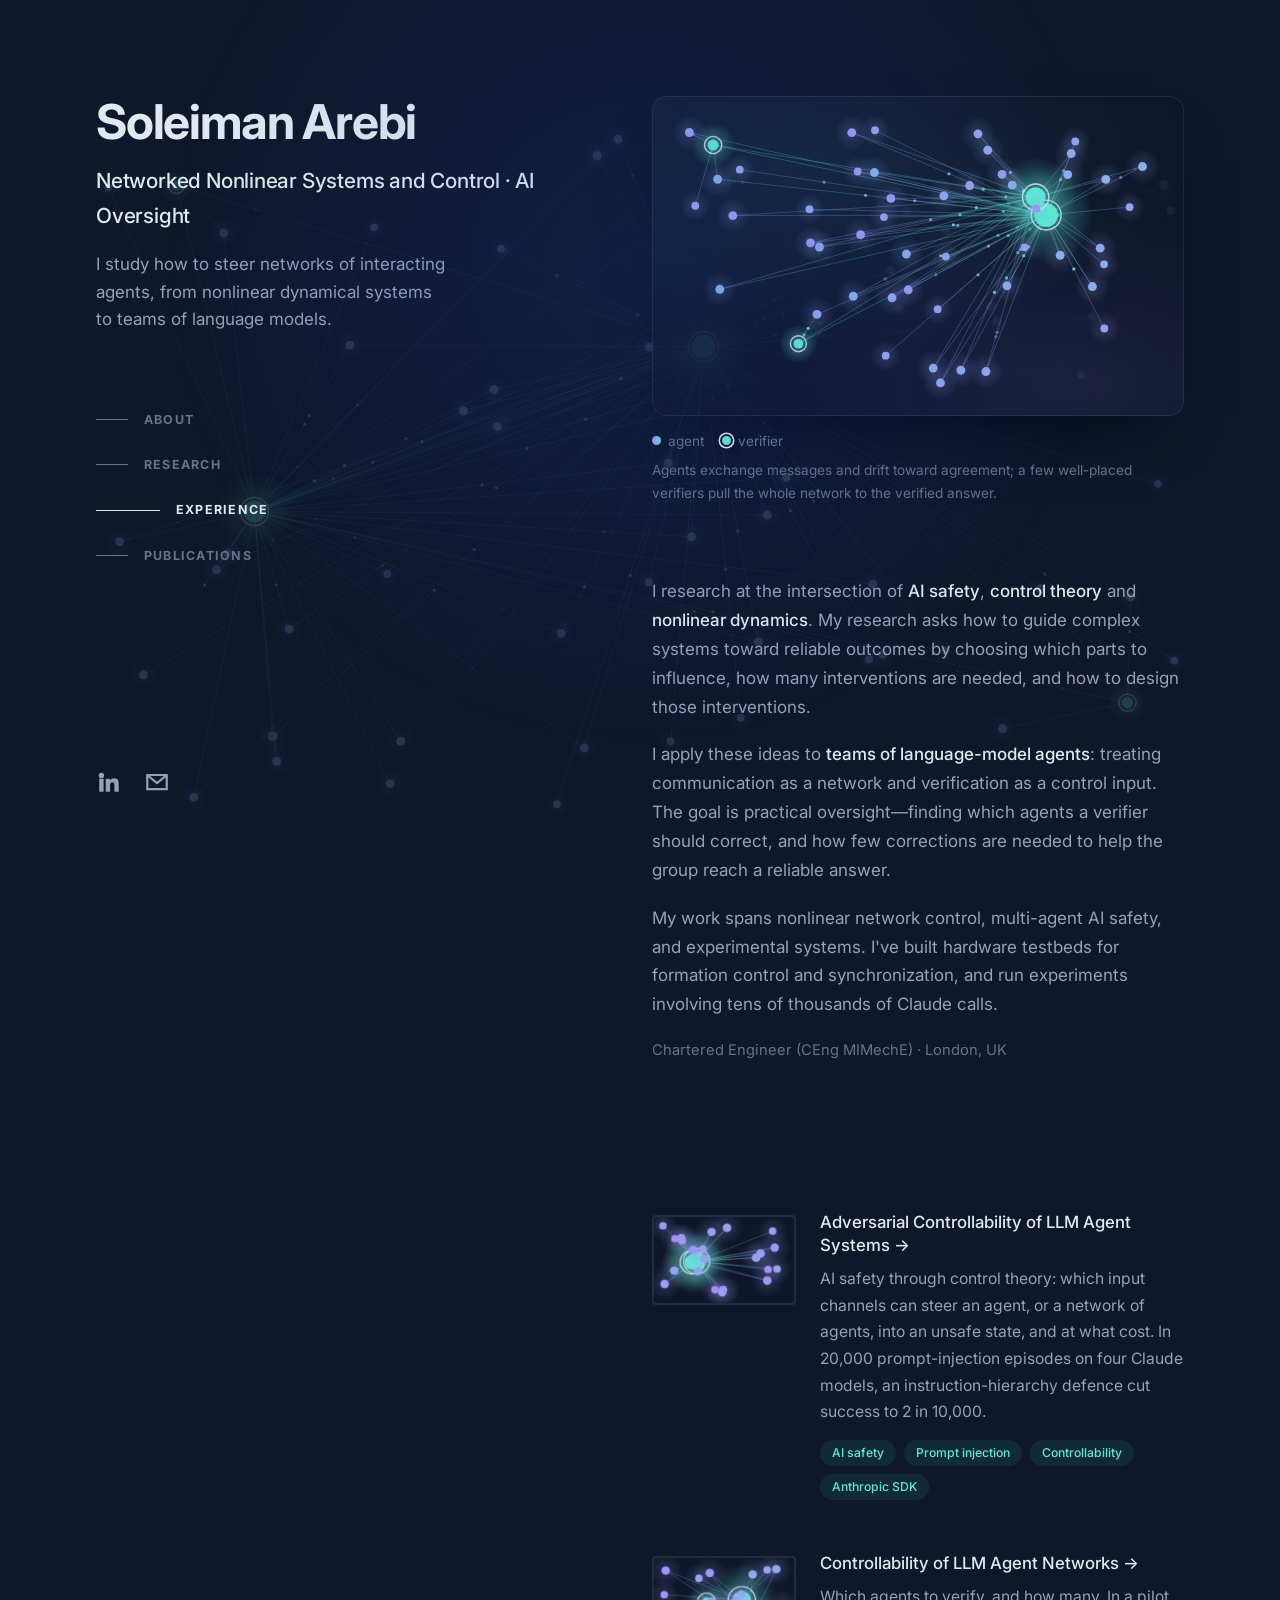
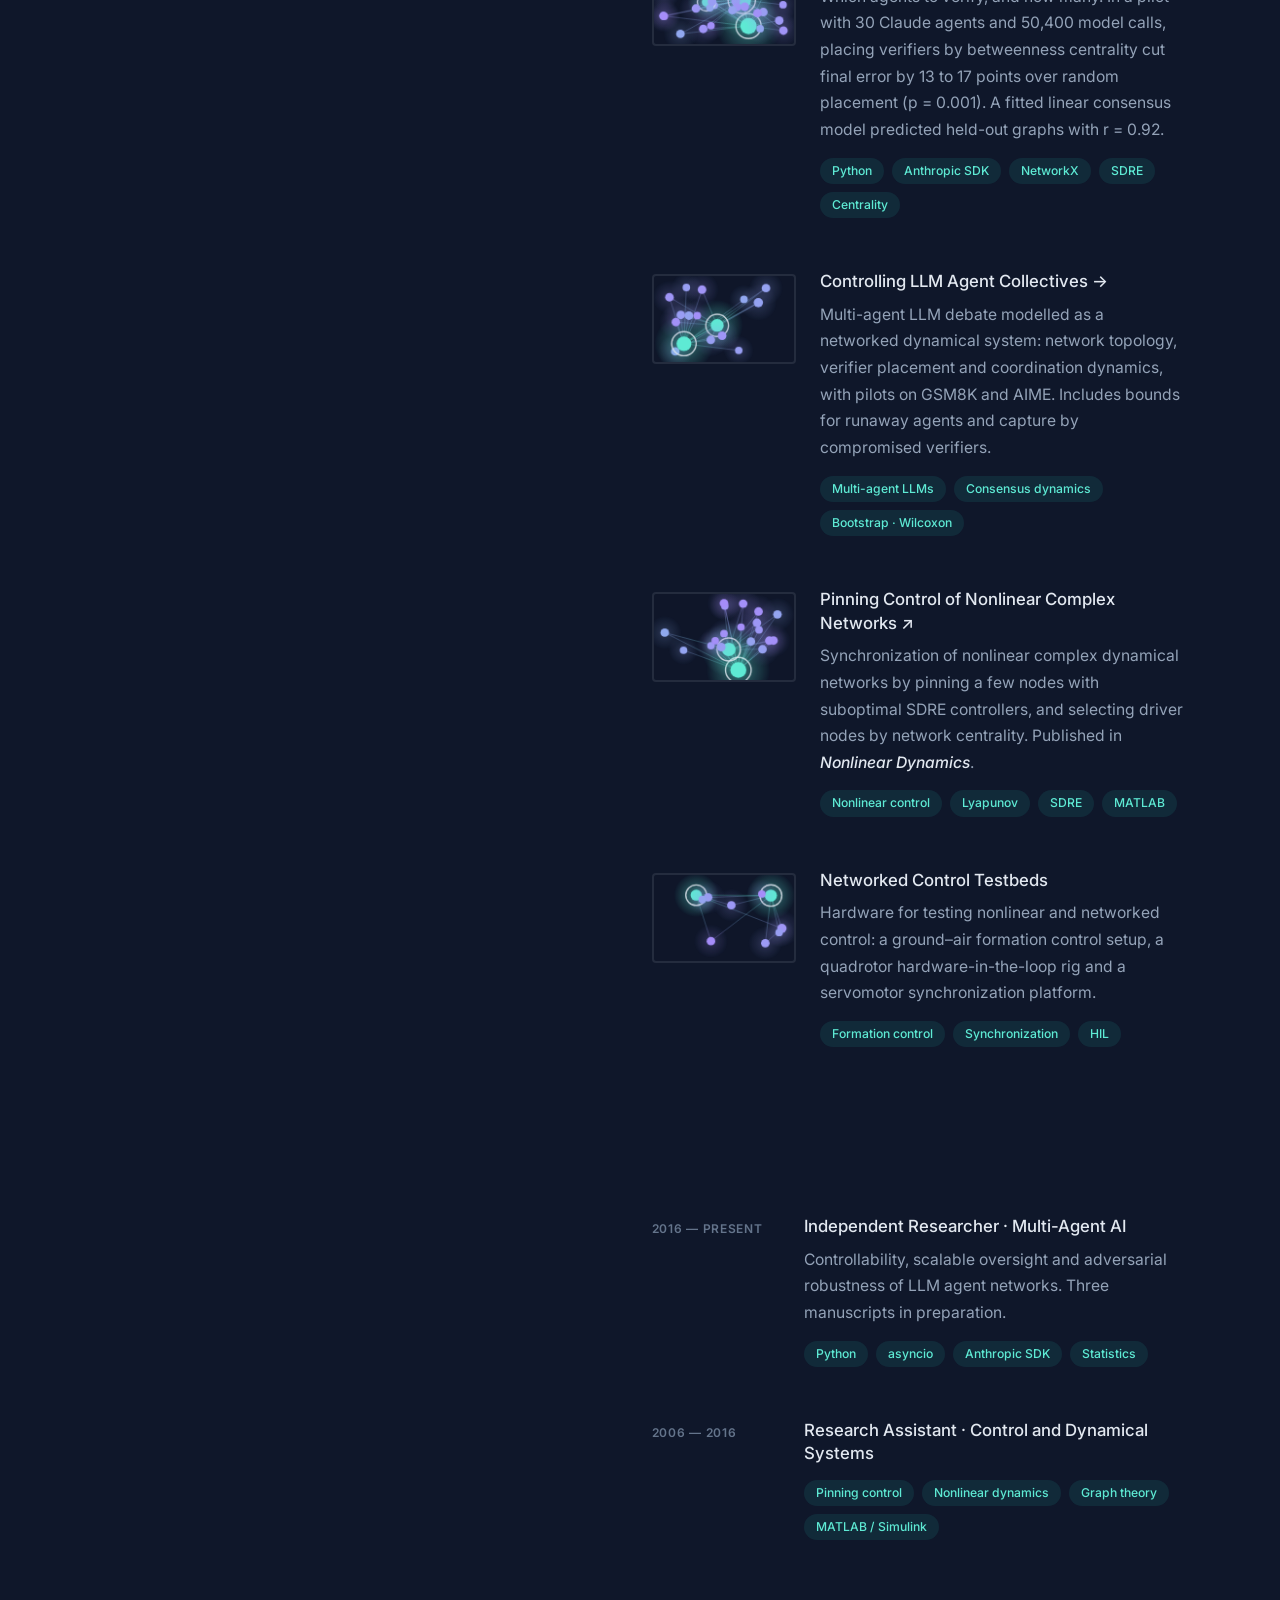
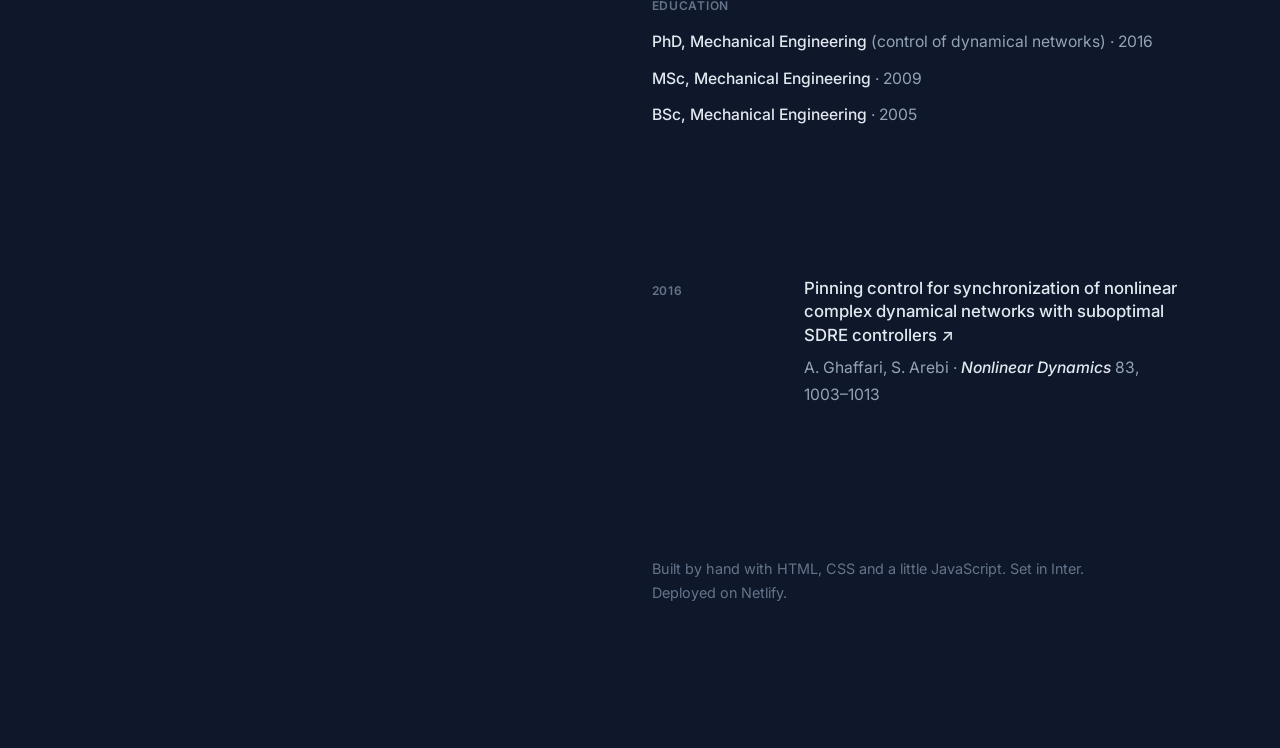
<file: index.html>
<!doctype html>
<html lang="en">
<head>
  <meta charset="utf-8" />
  <meta name="viewport" content="width=device-width, initial-scale=1" />
  <title>Soleiman Arebi</title>
  <meta name="description" content="Soleiman Arebi: control theorist working on AI oversight, nonlinear dynamics and complex networks." />
  <meta name="theme-color" content="#0f172a" />
  <meta property="og:title" content="Soleiman Arebi" />
  <meta property="og:description" content="Control theory for AI agent networks, nonlinear dynamics and complex networks." />
  <link rel="icon" href="data:image/svg+xml,<svg xmlns='http://www.w3.org/2000/svg' viewBox='0 0 32 32'><rect width='32' height='32' rx='6' fill='%230f172a'/><text x='6' y='22' font-family='sans-serif' font-weight='700' font-size='15' fill='%235eead4'>SA</text></svg>" />
  <link rel="preconnect" href="https://fonts.googleapis.com" />
  <link rel="preconnect" href="https://fonts.gstatic.com" crossorigin />
  <link href="https://fonts.googleapis.com/css2?family=Inter:wght@400;500;600;700&display=swap" rel="stylesheet" />
  <link rel="stylesheet" href="style.css" />
</head>
<body>
  <canvas class="bg-net" data-network data-bg data-interactive aria-hidden="true"></canvas>
  <div class="spotlight" id="spotlight" aria-hidden="true"></div>
  <a class="skip" href="#content">Skip to content</a>

  <div class="layout">
    <header class="side">
      <div>
        <h1><a href="#top">Soleiman Arebi</a></h1>
        <h2>Networked Nonlinear Systems and Control · AI Oversight</h2>
        <p class="tagline">I study how to steer networks of interacting agents, from nonlinear dynamical systems to teams of language models.</p>

        <nav class="nav" aria-label="In-page">
          <ul>
            <li><a href="#about"><span class="line"></span><span class="label">About</span></a></li>
            <li><a href="#research"><span class="line"></span><span class="label">Research</span></a></li>
            <li><a href="#experience"><span class="line"></span><span class="label">Experience</span></a></li>
            <li><a href="#publications"><span class="line"></span><span class="label">Publications</span></a></li>
          </ul>
        </nav>
      </div>

      <ul class="social" aria-label="Profiles">
        <li><a href="https://www.linkedin.com/in/soleiman-arebi-0ba898103" target="_blank" rel="noopener" aria-label="LinkedIn" title="LinkedIn">
          <svg viewBox="0 0 24 24" aria-hidden="true"><path fill="currentColor" d="M4.98 3.5a2.5 2.5 0 1 1 0 5 2.5 2.5 0 0 1 0-5zM3 9h4v12H3zM9 9h3.8v1.7h.05c.53-1 1.83-2.05 3.77-2.05C20.6 8.65 21 11.3 21 14.7V21h-4v-5.6c0-1.34-.02-3.06-1.86-3.06-1.87 0-2.15 1.46-2.15 2.96V21H9z"/></svg>
        </a></li>
        <li><a href="mailto:soleiman.arebi@gmail.com" aria-label="Email" title="Email">
          <svg viewBox="0 0 24 24" aria-hidden="true"><path fill="none" stroke="currentColor" stroke-width="2" d="M3 5.5h18v13H3zM3.5 6l8.5 7 8.5-7"/></svg>
        </a></li>
      </ul>
    </header>

    <main id="content" class="main">
      <figure class="hero-net">
        <canvas data-network data-interactive data-agents="52" aria-label="Animation of a network of AI agents reaching agreement as a few verifier agents pull them toward the verified answer" role="img"></canvas>
        <figcaption>
          <span><i class="dot dot-agent"></i>agent</span>
          <span><i class="dot dot-verifier"></i>verifier</span>
          <span class="cap-text">Agents exchange messages and drift toward agreement; a few well-placed verifiers pull the whole network to the verified answer.</span>
        </figcaption>
      </figure>
      <section id="about" class="section" aria-label="About">
        <h3 class="sticky-title">About</h3>
        <p>
          I research at the intersection of <strong>AI safety</strong>, <strong>control theory</strong> and
          <strong>nonlinear dynamics</strong>. My research asks how to guide complex systems toward reliable outcomes
          by choosing which parts to influence, how many interventions are needed, and how to design those interventions.
        </p>
        <p>
          I apply these ideas to <strong>teams of language-model agents</strong>: treating communication as a network
          and verification as a control input. The goal is practical oversight—finding which agents a verifier should
          correct, and how few corrections are needed to help the group reach a reliable answer.
        </p>
        <p>
          My work spans nonlinear network control, multi-agent AI safety, and experimental systems. I've built hardware
          testbeds for formation control and synchronization, and run experiments involving tens of thousands of Claude calls.
        </p>
        <p class="creds">Chartered Engineer (CEng MIMechE) · London, UK</p>
      </section>

      <section id="research" class="section" aria-label="Research">
        <h3 class="sticky-title">Research</h3>
        <ol class="list">
          <li class="item item-img">
            <a class="cover" href="research/adversarial.html" aria-label="Adversarial controllability of LLM agent systems"></a>
            <canvas class="thumb-net" data-network data-agents="24" aria-hidden="true"></canvas>
            <div>
              <h4>Adversarial Controllability of LLM Agent Systems <span class="arrow">→</span></h4>
              <p>
                AI safety through control theory: which input channels can steer an agent, or a network of agents,
                into an unsafe state, and at what cost. In 20,000 prompt-injection episodes on four Claude models, an
                instruction-hierarchy defence cut success to 2 in 10,000.
              </p>
              <ul class="chips"><li>AI safety</li><li>Prompt injection</li><li>Controllability</li><li>Anthropic SDK</li></ul>
            </div>
          </li>
          <li class="item item-img">
            <a class="cover" href="research/controllability.html" aria-label="Controllability of LLM agent networks"></a>
            <canvas class="thumb-net" data-network data-agents="30" aria-hidden="true"></canvas>
            <div>
              <h4>Controllability of LLM Agent Networks <span class="arrow">→</span></h4>
              <p>
                Which agents to verify, and how many. In a pilot with 30 Claude agents and 50,400 model calls,
                placing verifiers by betweenness centrality cut final error by 13 to 17 points over random placement
                (p = 0.001). A fitted linear consensus model predicted held-out graphs with r = 0.92.
              </p>
              <ul class="chips"><li>Python</li><li>Anthropic SDK</li><li>NetworkX</li><li>SDRE</li><li>Centrality</li></ul>
            </div>
          </li>
          <li class="item item-img">
            <a class="cover" href="research/collectives.html" aria-label="Controlling LLM agent collectives"></a>
            <canvas class="thumb-net" data-network data-agents="16" aria-hidden="true"></canvas>
            <div>
              <h4>Controlling LLM Agent Collectives <span class="arrow">→</span></h4>
              <p>
                Multi-agent LLM debate modelled as a networked dynamical system: network topology, verifier placement
                and coordination dynamics, with pilots on GSM8K and AIME. Includes bounds for runaway agents and
                capture by compromised verifiers.
              </p>
              <ul class="chips"><li>Multi-agent LLMs</li><li>Consensus dynamics</li><li>Bootstrap · Wilcoxon</li></ul>
            </div>
          </li>
          <li class="item item-img">
            <a class="cover" href="https://doi.org/10.1007/s11071-015-2383-8" target="_blank" rel="noopener" aria-label="Pinning control paper in Nonlinear Dynamics"></a>
            <canvas class="thumb-net" data-network data-agents="20" aria-hidden="true"></canvas>
            <div>
              <h4>Pinning Control of Nonlinear Complex Networks <span class="arrow">↗</span></h4>
              <p>
                Synchronization of nonlinear complex dynamical networks by pinning a few nodes with suboptimal SDRE
                controllers, and selecting driver nodes by network centrality. Published in <em>Nonlinear Dynamics</em>.
              </p>
              <ul class="chips"><li>Nonlinear control</li><li>Lyapunov</li><li>SDRE</li><li>MATLAB</li></ul>
            </div>
          </li>
          <li class="item item-img">
            <canvas class="thumb-net" data-network data-agents="10" aria-hidden="true"></canvas>
            <div>
              <h4>Networked Control Testbeds</h4>
              <p>
                Hardware for testing nonlinear and networked control: a ground–air formation control setup,
                a quadrotor hardware-in-the-loop rig and a servomotor synchronization platform.
              </p>
              <ul class="chips"><li>Formation control</li><li>Synchronization</li><li>HIL</li></ul>
            </div>
          </li>
        </ol>
      </section>

      <section id="experience" class="section" aria-label="Experience">
        <h3 class="sticky-title">Experience</h3>
        <ol class="list">
          <li class="item">
            <span class="date">2016 — Present</span>
            <div>
              <h4>Independent Researcher · Multi-Agent AI</h4>
              <p>Controllability, scalable oversight and adversarial robustness of LLM agent networks. Three manuscripts in preparation.</p>
              <ul class="chips"><li>Python</li><li>asyncio</li><li>Anthropic SDK</li><li>Statistics</li></ul>
            </div>
          </li>
          <li class="item">
            <span class="date">2006 — 2016</span>
            <div>
              <h4>Research Assistant · Control and Dynamical Systems</h4>
              <ul class="chips"><li>Pinning control</li><li>Nonlinear dynamics</li><li>Graph theory</li><li>MATLAB / Simulink</li></ul>
            </div>
          </li>
        </ol>
        <div class="edu">
          <p><span class="date">Education</span></p>
          <p><strong>PhD, Mechanical Engineering</strong> (control of dynamical networks) · 2016</p>
          <p><strong>MSc, Mechanical Engineering</strong> · 2009</p>
          <p><strong>BSc, Mechanical Engineering</strong> · 2005</p>
        </div>
      </section>

      <section id="publications" class="section" aria-label="Publications">
        <h3 class="sticky-title">Publications</h3>
        <ol class="list">
          <li class="item">
            <a class="cover" href="https://doi.org/10.1007/s11071-015-2383-8" target="_blank" rel="noopener" aria-label="Open paper"></a>
            <span class="date">2016</span>
            <div>
              <h4>Pinning control for synchronization of nonlinear complex dynamical networks with suboptimal SDRE controllers <span class="arrow">↗</span></h4>
              <p class="meta">A. Ghaffari, S. Arebi · <em>Nonlinear Dynamics</em> 83, 1003–1013</p>
            </div>
          </li>
        </ol>
      </section>

      <footer class="foot">
        <p>Built by hand with HTML, CSS and a little JavaScript. Set in Inter. Deployed on Netlify.</p>
      </footer>
    </main>
  </div>

  <script src="network.js"></script>
  <script src="app.js"></script>
</body>
</html>
</file>
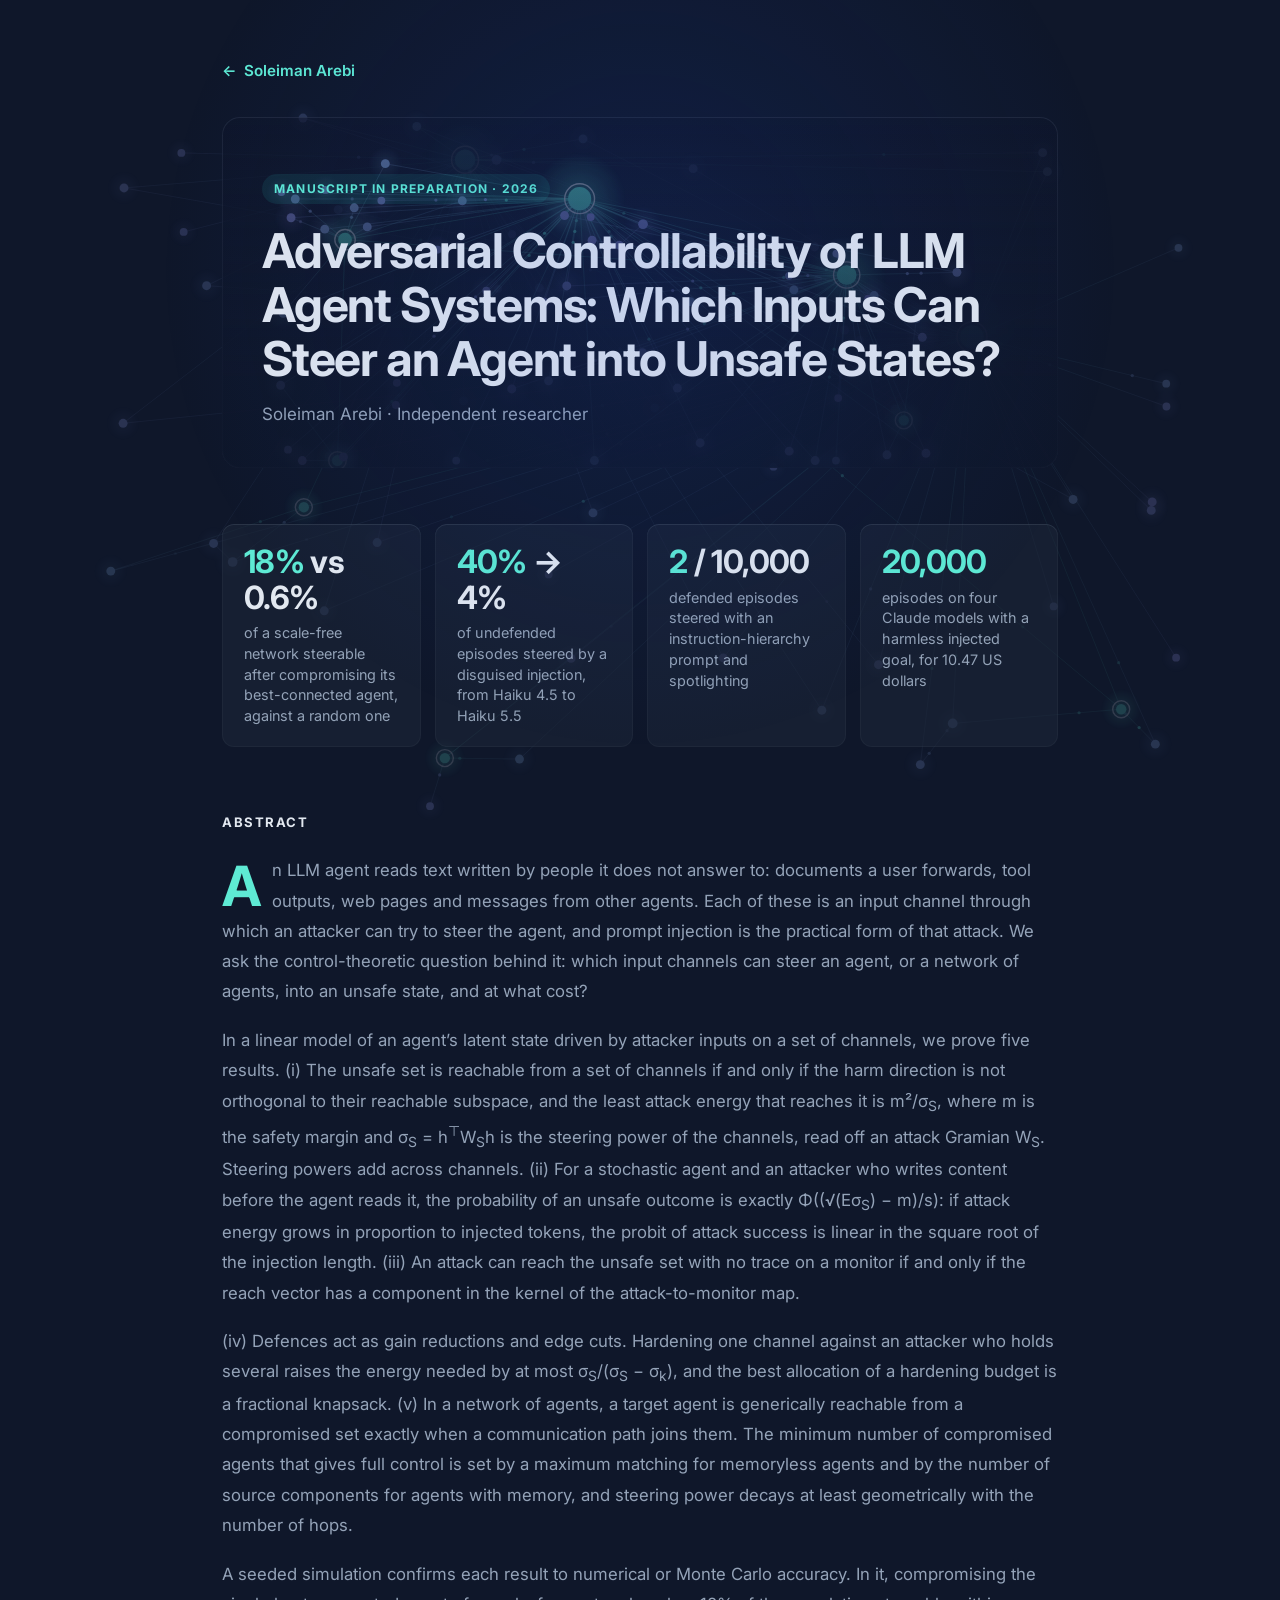
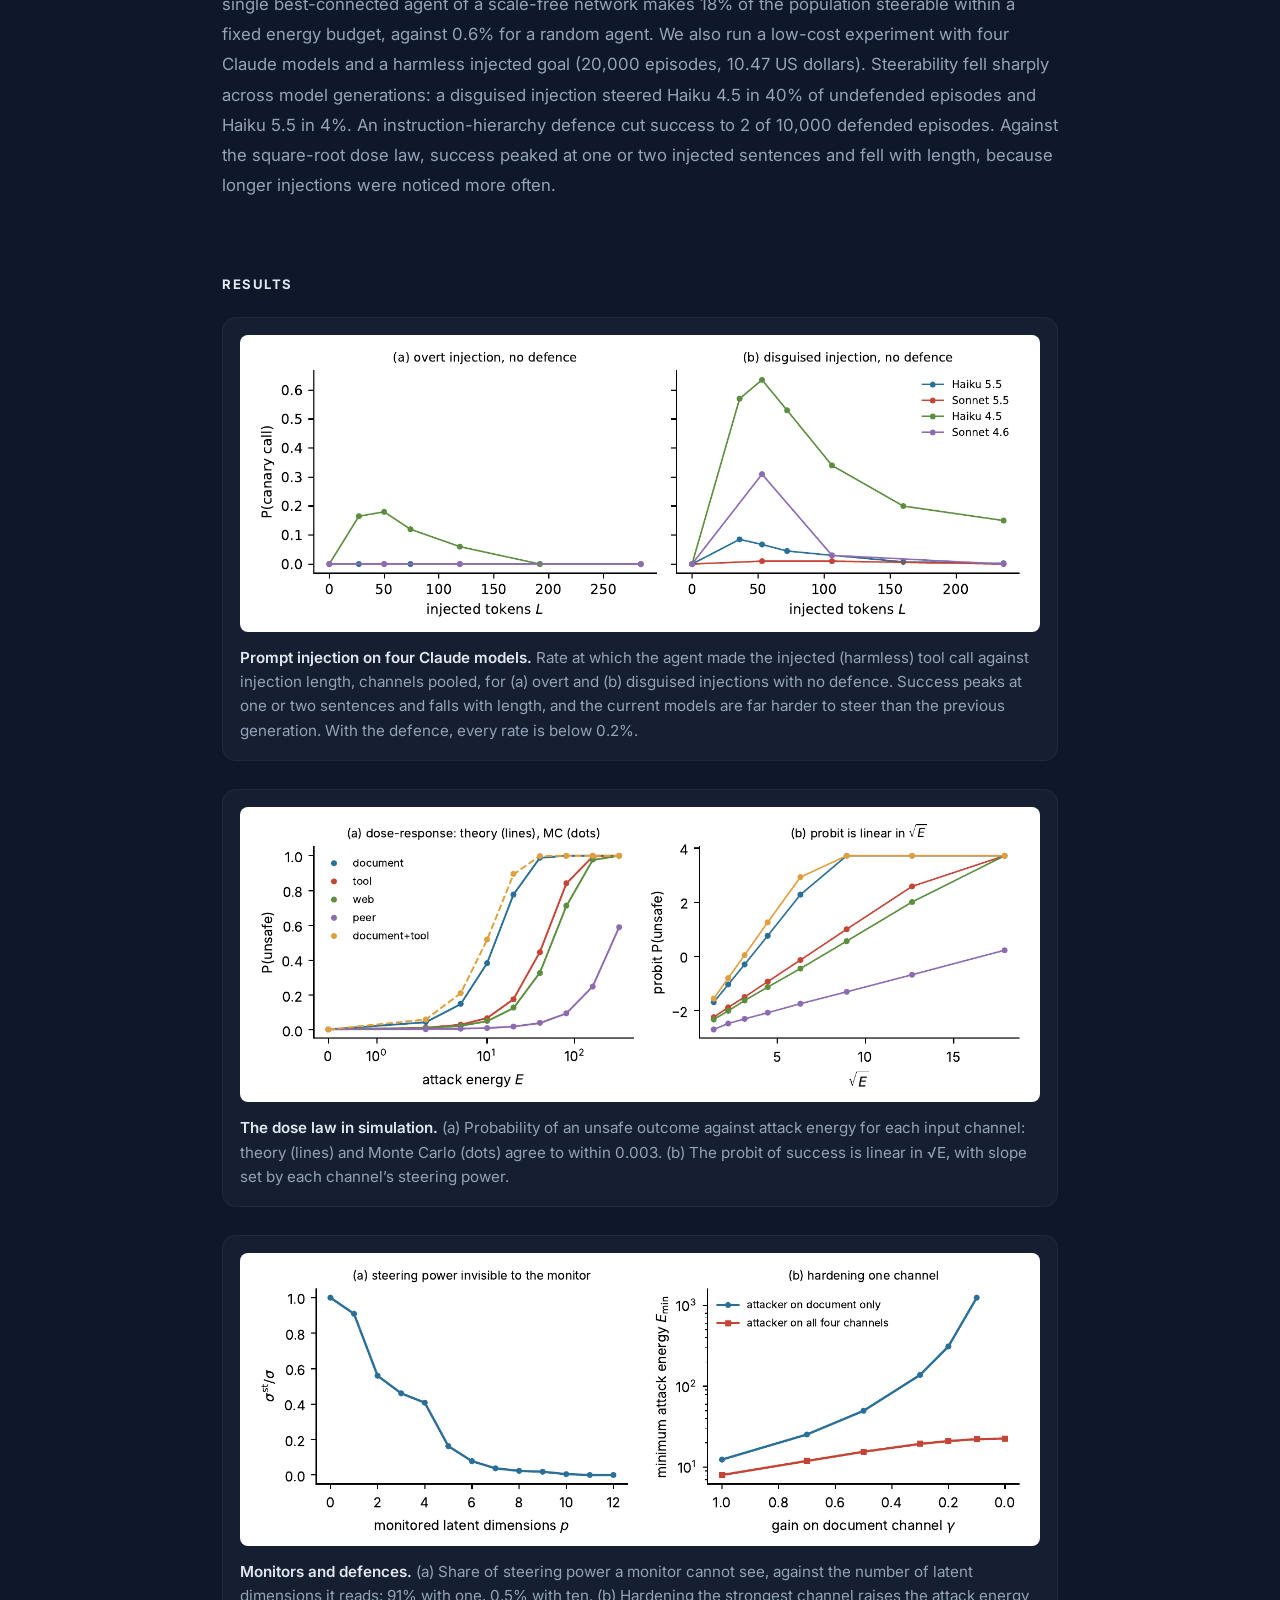
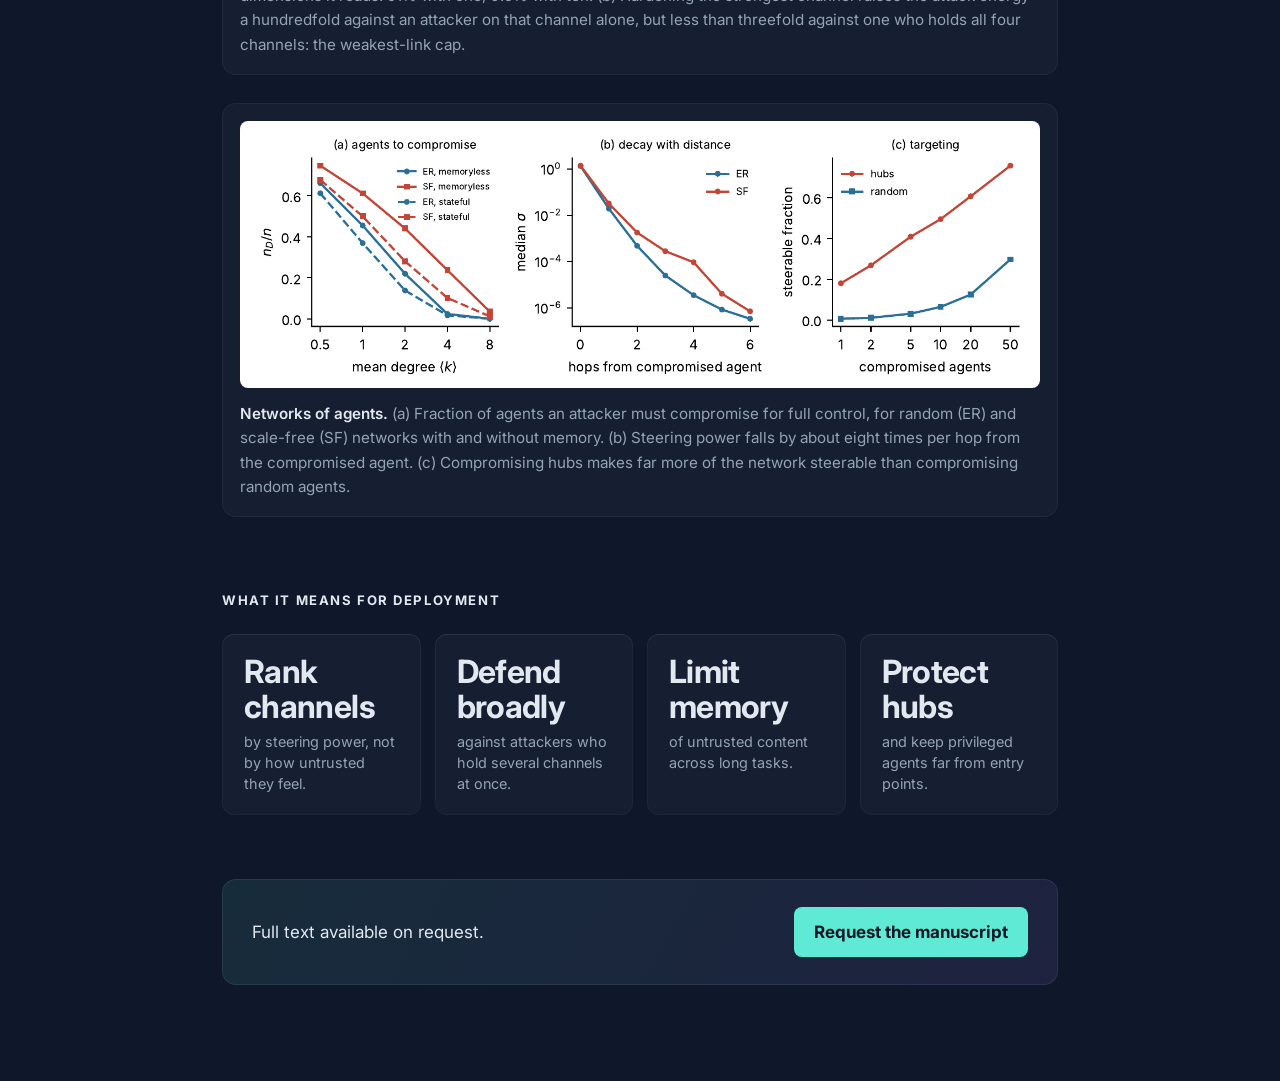
<file: research/adversarial.html>
<!doctype html>
<html lang="en">
<head>
  <meta charset="utf-8" />
  <meta name="viewport" content="width=device-width, initial-scale=1" />
  <title>Adversarial Controllability of LLM Agent Systems · Soleiman Arebi</title>
  <meta name="description" content="Which inputs can steer an LLM agent into unsafe states: a control-theoretic study of prompt injection by Soleiman Arebi." />
  <meta name="theme-color" content="#0f172a" />
  <link rel="icon" href="data:image/svg+xml,<svg xmlns='http://www.w3.org/2000/svg' viewBox='0 0 32 32'><rect width='32' height='32' rx='6' fill='%230f172a'/><text x='6' y='22' font-family='sans-serif' font-weight='700' font-size='15' fill='%235eead4'>SA</text></svg>" />
  <link rel="preconnect" href="https://fonts.googleapis.com" />
  <link rel="preconnect" href="https://fonts.gstatic.com" crossorigin />
  <link href="https://fonts.googleapis.com/css2?family=Inter:wght@400;500;600;700&display=swap" rel="stylesheet" />
  <link rel="stylesheet" href="../style.css" />
</head>
<body>
  <canvas class="bg-net" data-network data-bg data-interactive aria-hidden="true"></canvas>
  <div class="spotlight" id="spotlight" aria-hidden="true"></div>

  <main class="paper">
    <a class="back" href="../index.html#research"><span class="arrow">←</span> Soleiman Arebi</a>

    <header class="paper-hero">
      <canvas data-network data-agents="56" aria-hidden="true"></canvas>
      <div class="inner">
        <span class="status">Manuscript in preparation · 2026</span>
        <h1>Adversarial Controllability of LLM Agent Systems: Which Inputs Can Steer an Agent into Unsafe States?</h1>
        <p class="byline">Soleiman Arebi · Independent researcher</p>
      </div>
    </header>

    <section class="stats" aria-label="Key results">
      <div class="stat"><b><em>18%</em> vs 0.6%</b><span>of a scale-free network steerable after compromising its best-connected agent, against a random one</span></div>
      <div class="stat"><b><em>40%</em> → 4%</b><span>of undefended episodes steered by a disguised injection, from Haiku 4.5 to Haiku 5.5</span></div>
      <div class="stat"><b><em>2</em> / 10,000</b><span>defended episodes steered with an instruction-hierarchy prompt and spotlighting</span></div>
      <div class="stat"><b><em>20,000</em></b><span>episodes on four Claude models with a harmless injected goal, for 10.47 US dollars</span></div>
    </section>

    <section class="abstract" aria-labelledby="abs">
      <h2 id="abs">Abstract</h2>
      <p>
        An LLM agent reads text written by people it does not answer to: documents a user forwards, tool outputs, web
        pages and messages from other agents. Each of these is an input channel through which an attacker can try to
        steer the agent, and prompt injection is the practical form of that attack. We ask the control-theoretic
        question behind it: which input channels can steer an agent, or a network of agents, into an unsafe state, and
        at what cost?
      </p>
      <p>
        In a linear model of an agent’s latent state driven by attacker inputs on a set of channels, we prove five
        results. (i) The unsafe set is reachable from a set of channels if and only if the harm direction is not
        orthogonal to their reachable subspace, and the least attack energy that reaches it is m²/σ<sub>S</sub>, where
        m is the safety margin and σ<sub>S</sub> = h<sup>⊤</sup>W<sub>S</sub>h is the steering power of the channels,
        read off an attack Gramian W<sub>S</sub>. Steering powers add across channels. (ii) For a stochastic agent and
        an attacker who writes content before the agent reads it, the probability of an unsafe outcome is exactly
        Φ((√(Eσ<sub>S</sub>) − m)/s): if attack energy grows in proportion to injected tokens, the probit of attack
        success is linear in the square root of the injection length. (iii) An attack can reach the unsafe set with no
        trace on a monitor if and only if the reach vector has a component in the kernel of the attack-to-monitor map.
      </p>
      <p>
        (iv) Defences act as gain reductions and edge cuts. Hardening one channel against an attacker who holds several
        raises the energy needed by at most σ<sub>S</sub>/(σ<sub>S</sub> − σ<sub>k</sub>), and the best allocation of a
        hardening budget is a fractional knapsack. (v) In a network of agents, a target agent is generically reachable
        from a compromised set exactly when a communication path joins them. The minimum number of compromised agents
        that gives full control is set by a maximum matching for memoryless agents and by the number of source
        components for agents with memory, and steering power decays at least geometrically with the number of hops.
      </p>
      <p>
        A seeded simulation confirms each result to numerical or Monte Carlo accuracy. In it, compromising the single
        best-connected agent of a scale-free network makes 18% of the population steerable within a fixed energy
        budget, against 0.6% for a random agent. We also run a low-cost experiment with four Claude models and a
        harmless injected goal (20,000 episodes, 10.47 US dollars). Steerability fell sharply across model
        generations: a disguised injection steered Haiku 4.5 in 40% of undefended episodes and Haiku 5.5 in 4%. An
        instruction-hierarchy defence cut success to 2 of 10,000 defended episodes. Against the square-root dose law,
        success peaked at one or two injected sentences and fell with length, because longer injections were noticed
        more often.
      </p>
    </section>

    <section aria-labelledby="res">
      <h2 id="res">Results</h2>
      <div class="figs">
        <figure class="fig">
          <img src="img/fig-llm-inject.png" alt="Probability of the injected tool call against injected tokens for Haiku 5.5, Sonnet 5.5, Haiku 4.5 and Sonnet 4.6, for overt and disguised injections without a defence" loading="lazy" />
          <figcaption><b>Prompt injection on four Claude models.</b> Rate at which the agent made the injected (harmless) tool call against injection length, channels pooled, for (a) overt and (b) disguised injections with no defence. Success peaks at one or two sentences and falls with length, and the current models are far harder to steer than the previous generation. With the defence, every rate is below 0.2%.</figcaption>
        </figure>
        <figure class="fig">
          <img src="img/fig-dose.png" alt="Probability of an unsafe outcome against attack energy for document, tool, web, peer and document plus tool channels; and its probit against the square root of energy" loading="lazy" />
          <figcaption><b>The dose law in simulation.</b> (a) Probability of an unsafe outcome against attack energy for each input channel: theory (lines) and Monte Carlo (dots) agree to within 0.003. (b) The probit of success is linear in √E, with slope set by each channel’s steering power.</figcaption>
        </figure>
        <figure class="fig">
          <img src="img/fig-stealth.png" alt="Fraction of steering power invisible to a monitor against monitored dimensions; and minimum attack energy as the document channel is hardened" loading="lazy" />
          <figcaption><b>Monitors and defences.</b> (a) Share of steering power a monitor cannot see, against the number of latent dimensions it reads: 91% with one, 0.5% with ten. (b) Hardening the strongest channel raises the attack energy a hundredfold against an attacker on that channel alone, but less than threefold against one who holds all four channels: the weakest-link cap.</figcaption>
        </figure>
        <figure class="fig">
          <img src="img/fig-network.png" alt="Fraction of agents to compromise for full control against mean degree; steering power against hop distance; and steerable fraction when compromising hubs or random agents" loading="lazy" />
          <figcaption><b>Networks of agents.</b> (a) Fraction of agents an attacker must compromise for full control, for random (ER) and scale-free (SF) networks with and without memory. (b) Steering power falls by about eight times per hop from the compromised agent. (c) Compromising hubs makes far more of the network steerable than compromising random agents.</figcaption>
        </figure>
      </div>
    </section>

    <section aria-labelledby="dep">
      <h2 id="dep">What it means for deployment</h2>
      <div class="stats">
        <div class="stat"><b>Rank channels</b><span>by steering power, not by how untrusted they feel.</span></div>
        <div class="stat"><b>Defend broadly</b><span>against attackers who hold several channels at once.</span></div>
        <div class="stat"><b>Limit memory</b><span>of untrusted content across long tasks.</span></div>
        <div class="stat"><b>Protect hubs</b><span>and keep privileged agents far from entry points.</span></div>
      </div>
    </section>

    <div class="request">
      <p>Full text available on request.</p>
      <a class="btn" href="mailto:soleiman.arebi@gmail.com?subject=Adversarial%20Controllability%20of%20LLM%20Agent%20Systems">Request the manuscript</a>
    </div>
  </main>

  <div class="lightbox" id="lightbox" hidden><img alt="" /></div>
  <script src="../network.js"></script>
  <script src="../app.js"></script>
  <script src="paper.js"></script>
</body>
</html>
</file>
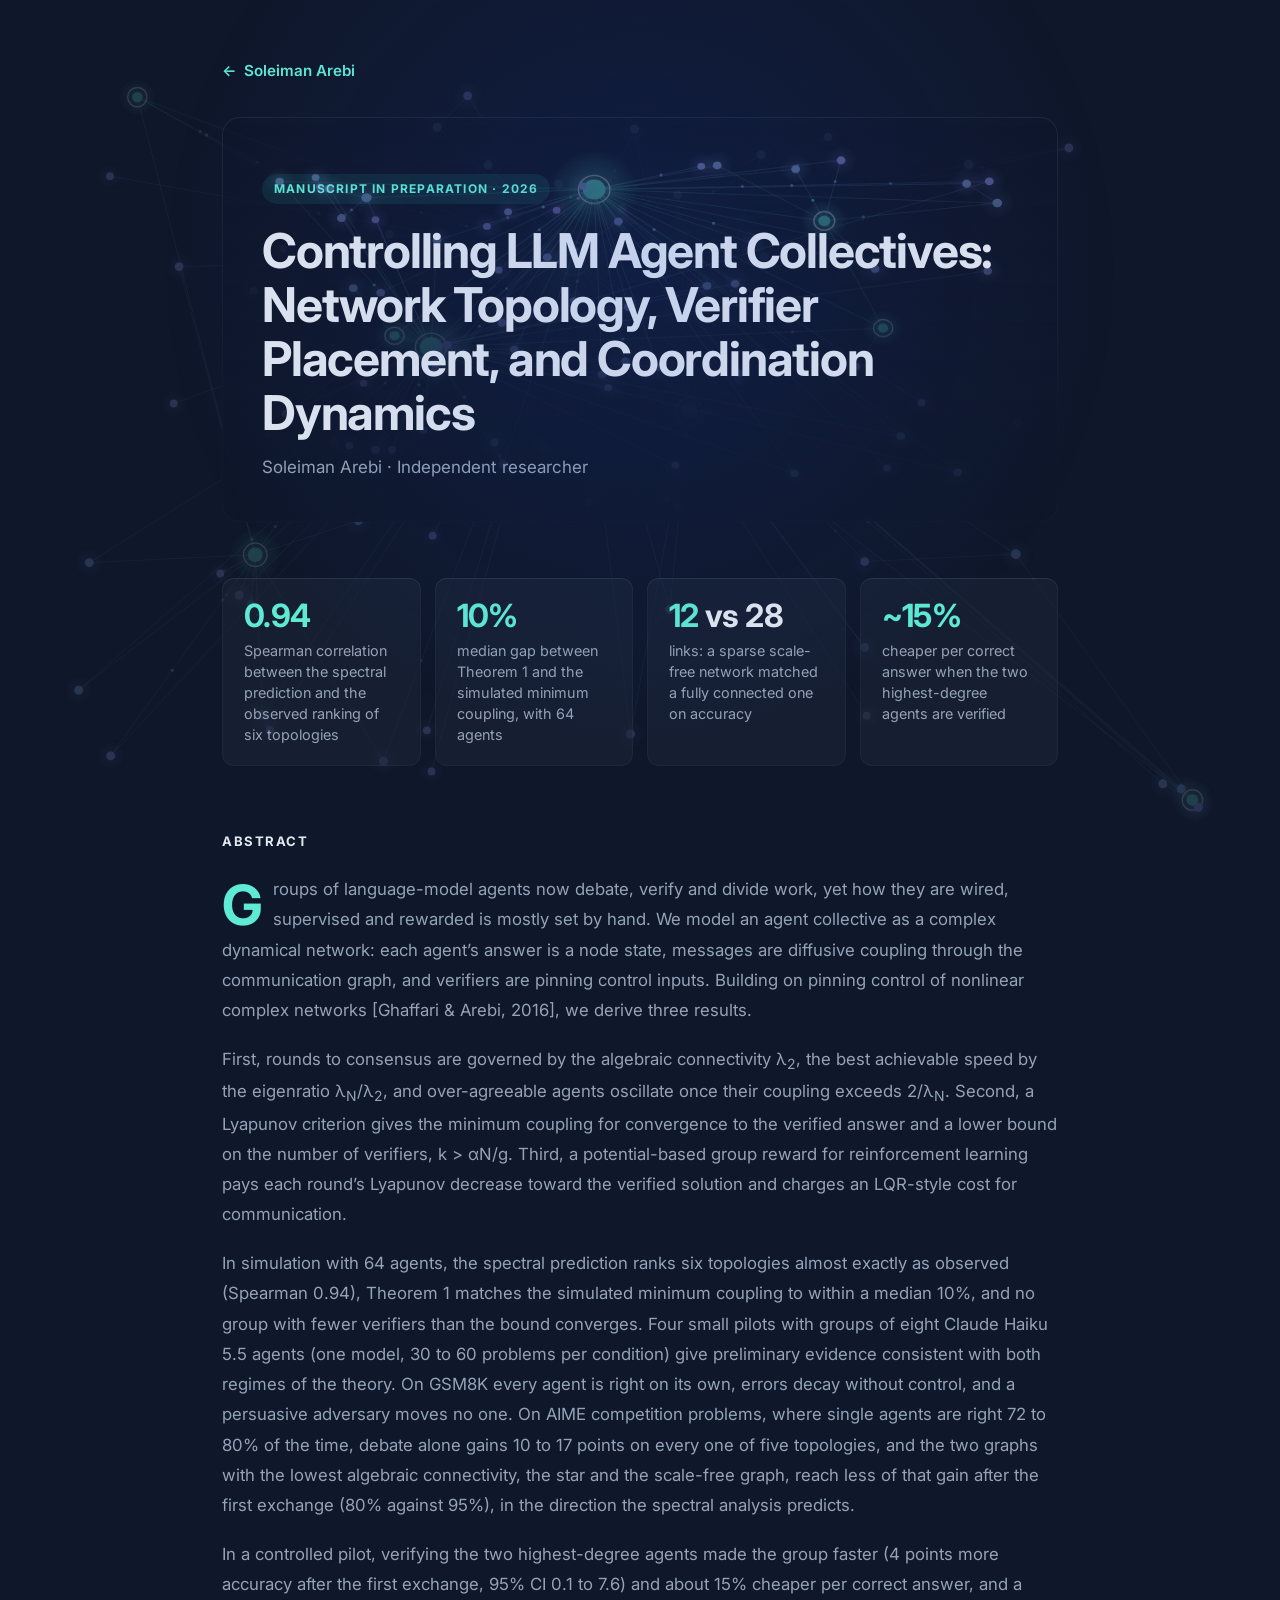
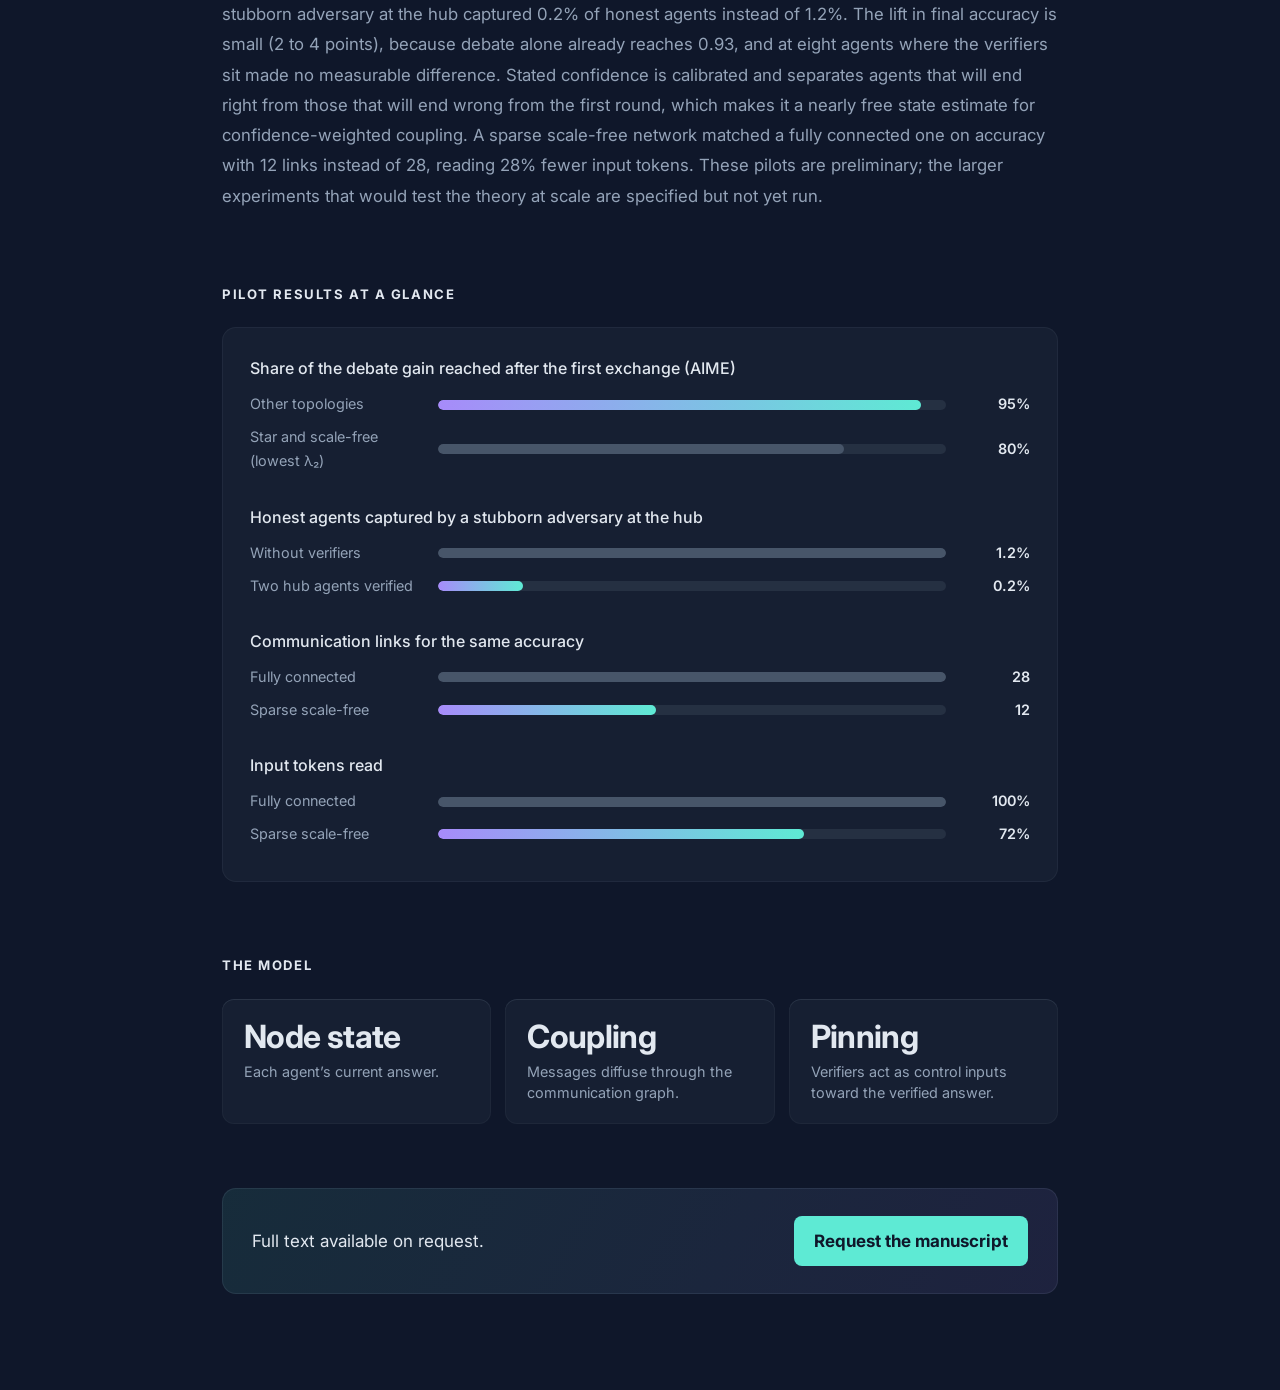
<file: research/collectives.html>
<!doctype html>
<html lang="en">
<head>
  <meta charset="utf-8" />
  <meta name="viewport" content="width=device-width, initial-scale=1" />
  <title>Controlling LLM Agent Collectives · Soleiman Arebi</title>
  <meta name="description" content="Network topology, verifier placement and coordination dynamics in collectives of language-model agents, by Soleiman Arebi." />
  <meta name="theme-color" content="#0f172a" />
  <link rel="icon" href="data:image/svg+xml,<svg xmlns='http://www.w3.org/2000/svg' viewBox='0 0 32 32'><rect width='32' height='32' rx='6' fill='%230f172a'/><text x='6' y='22' font-family='sans-serif' font-weight='700' font-size='15' fill='%235eead4'>SA</text></svg>" />
  <link rel="preconnect" href="https://fonts.googleapis.com" />
  <link rel="preconnect" href="https://fonts.gstatic.com" crossorigin />
  <link href="https://fonts.googleapis.com/css2?family=Inter:wght@400;500;600;700&display=swap" rel="stylesheet" />
  <link rel="stylesheet" href="../style.css" />
</head>
<body>
  <canvas class="bg-net" data-network data-bg data-interactive aria-hidden="true"></canvas>
  <div class="spotlight" id="spotlight" aria-hidden="true"></div>

  <main class="paper">
    <a class="back" href="../index.html#research"><span class="arrow">←</span> Soleiman Arebi</a>

    <header class="paper-hero">
      <canvas data-network data-agents="64" aria-hidden="true"></canvas>
      <div class="inner">
        <span class="status">Manuscript in preparation · 2026</span>
        <h1>Controlling LLM Agent Collectives: Network Topology, Verifier Placement, and Coordination Dynamics</h1>
        <p class="byline">Soleiman Arebi · Independent researcher</p>
      </div>
    </header>

    <section class="stats" aria-label="Key results">
      <div class="stat"><b><em>0.94</em></b><span>Spearman correlation between the spectral prediction and the observed ranking of six topologies</span></div>
      <div class="stat"><b><em>10%</em></b><span>median gap between Theorem 1 and the simulated minimum coupling, with 64 agents</span></div>
      <div class="stat"><b><em>12</em> vs 28</b><span>links: a sparse scale-free network matched a fully connected one on accuracy</span></div>
      <div class="stat"><b><em>~15%</em></b><span>cheaper per correct answer when the two highest-degree agents are verified</span></div>
    </section>

    <section class="abstract" aria-labelledby="abs">
      <h2 id="abs">Abstract</h2>
      <p>
        Groups of language-model agents now debate, verify and divide work, yet how they are wired, supervised and
        rewarded is mostly set by hand. We model an agent collective as a complex dynamical network: each agent’s answer
        is a node state, messages are diffusive coupling through the communication graph, and verifiers are pinning
        control inputs. Building on pinning control of nonlinear complex networks [Ghaffari &amp; Arebi, 2016], we derive
        three results.
      </p>
      <p>
        First, rounds to consensus are governed by the algebraic connectivity λ<sub>2</sub>, the best achievable speed by
        the eigenratio λ<sub>N</sub>/λ<sub>2</sub>, and over-agreeable agents oscillate once their coupling exceeds
        2/λ<sub>N</sub>. Second, a Lyapunov criterion gives the minimum coupling for convergence to the verified answer and
        a lower bound on the number of verifiers, k &gt; αN/g. Third, a potential-based group reward for reinforcement
        learning pays each round’s Lyapunov decrease toward the verified solution and charges an LQR-style cost for
        communication.
      </p>
      <p>
        In simulation with 64 agents, the spectral prediction ranks six topologies almost exactly as observed (Spearman
        0.94), Theorem 1 matches the simulated minimum coupling to within a median 10%, and no group with fewer verifiers
        than the bound converges. Four small pilots with groups of eight Claude Haiku 5.5 agents (one model, 30 to 60
        problems per condition) give preliminary evidence consistent with both regimes of the theory. On GSM8K every agent
        is right on its own, errors decay without control, and a persuasive adversary moves no one. On AIME competition
        problems, where single agents are right 72 to 80% of the time, debate alone gains 10 to 17 points on every one of
        five topologies, and the two graphs with the lowest algebraic connectivity, the star and the scale-free graph,
        reach less of that gain after the first exchange (80% against 95%), in the direction the spectral analysis
        predicts.
      </p>
      <p>
        In a controlled pilot, verifying the two highest-degree agents made the group faster (4 points more accuracy after
        the first exchange, 95% CI 0.1 to 7.6) and about 15% cheaper per correct answer, and a stubborn adversary at the
        hub captured 0.2% of honest agents instead of 1.2%. The lift in final accuracy is small (2 to 4 points), because
        debate alone already reaches 0.93, and at eight agents where the verifiers sit made no measurable difference.
        Stated confidence is calibrated and separates agents that will end right from those that will end wrong from the
        first round, which makes it a nearly free state estimate for confidence-weighted coupling. A sparse scale-free
        network matched a fully connected one on accuracy with 12 links instead of 28, reading 28% fewer input tokens.
        These pilots are preliminary; the larger experiments that would test the theory at scale are specified but not
        yet run.
      </p>
    </section>

    <section aria-labelledby="res">
      <h2 id="res">Pilot results at a glance</h2>
      <div class="fig bars" style="margin-bottom: 72px; padding: 28px">
        <div class="bar-row">
          <h3>Share of the debate gain reached after the first exchange (AIME)</h3>
          <div class="bar"><span class="label">Other topologies</span><span class="track"><span class="fill" data-w="95"></span></span><span class="val">95%</span></div>
          <div class="bar"><span class="label">Star and scale-free (lowest λ₂)</span><span class="track"><span class="fill muted" data-w="80"></span></span><span class="val">80%</span></div>
        </div>
        <div class="bar-row">
          <h3>Honest agents captured by a stubborn adversary at the hub</h3>
          <div class="bar"><span class="label">Without verifiers</span><span class="track"><span class="fill muted" data-w="100"></span></span><span class="val">1.2%</span></div>
          <div class="bar"><span class="label">Two hub agents verified</span><span class="track"><span class="fill" data-w="16.7"></span></span><span class="val">0.2%</span></div>
        </div>
        <div class="bar-row">
          <h3>Communication links for the same accuracy</h3>
          <div class="bar"><span class="label">Fully connected</span><span class="track"><span class="fill muted" data-w="100"></span></span><span class="val">28</span></div>
          <div class="bar"><span class="label">Sparse scale-free</span><span class="track"><span class="fill" data-w="42.9"></span></span><span class="val">12</span></div>
        </div>
        <div class="bar-row">
          <h3>Input tokens read</h3>
          <div class="bar"><span class="label">Fully connected</span><span class="track"><span class="fill muted" data-w="100"></span></span><span class="val">100%</span></div>
          <div class="bar"><span class="label">Sparse scale-free</span><span class="track"><span class="fill" data-w="72"></span></span><span class="val">72%</span></div>
        </div>
      </div>
    </section>

    <section aria-labelledby="model">
      <h2 id="model">The model</h2>
      <div class="stats">
        <div class="stat"><b>Node state</b><span>Each agent’s current answer.</span></div>
        <div class="stat"><b>Coupling</b><span>Messages diffuse through the communication graph.</span></div>
        <div class="stat"><b>Pinning</b><span>Verifiers act as control inputs toward the verified answer.</span></div>
      </div>
    </section>

    <div class="request">
      <p>Full text available on request.</p>
      <a class="btn" href="mailto:soleiman.arebi@gmail.com?subject=Controlling%20LLM%20Agent%20Collectives">Request the manuscript</a>
    </div>
  </main>

  <script src="../network.js"></script>
  <script src="../app.js"></script>
  <script src="paper.js"></script>
</body>
</html>
</file>
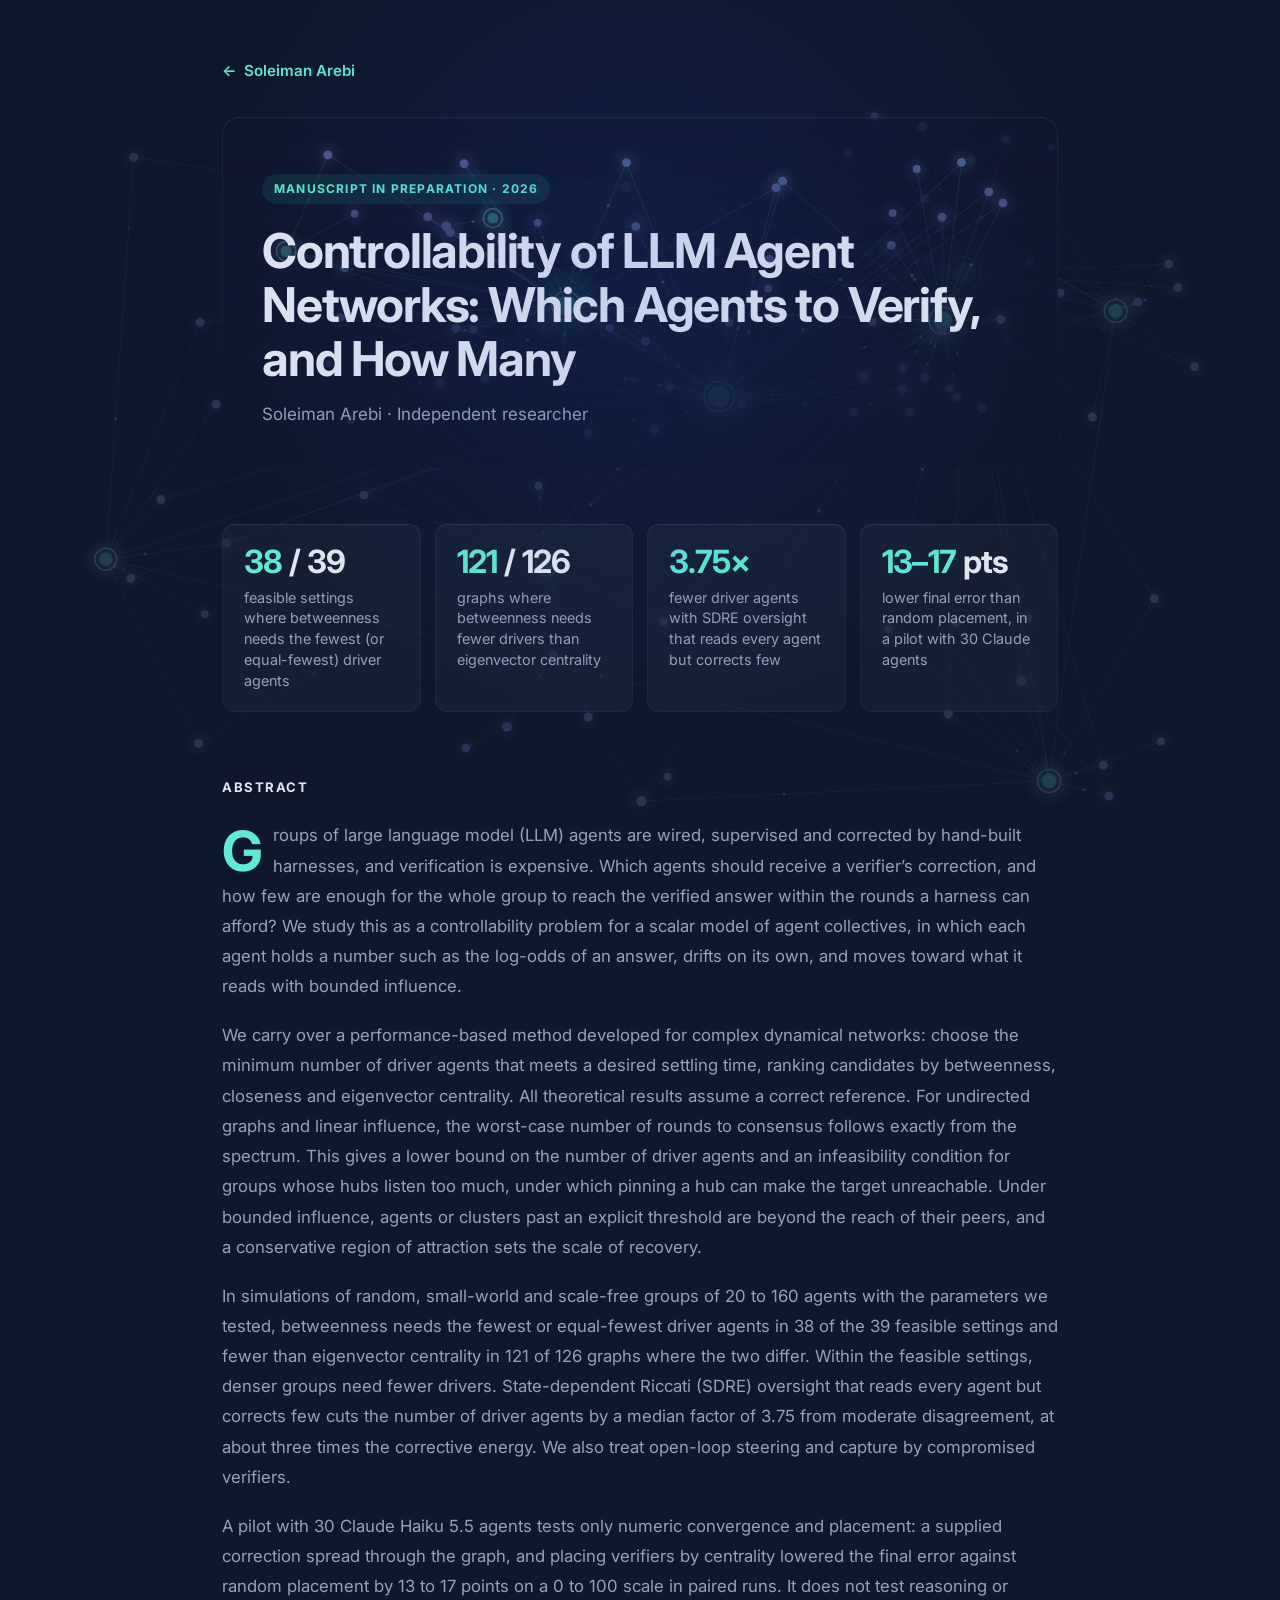
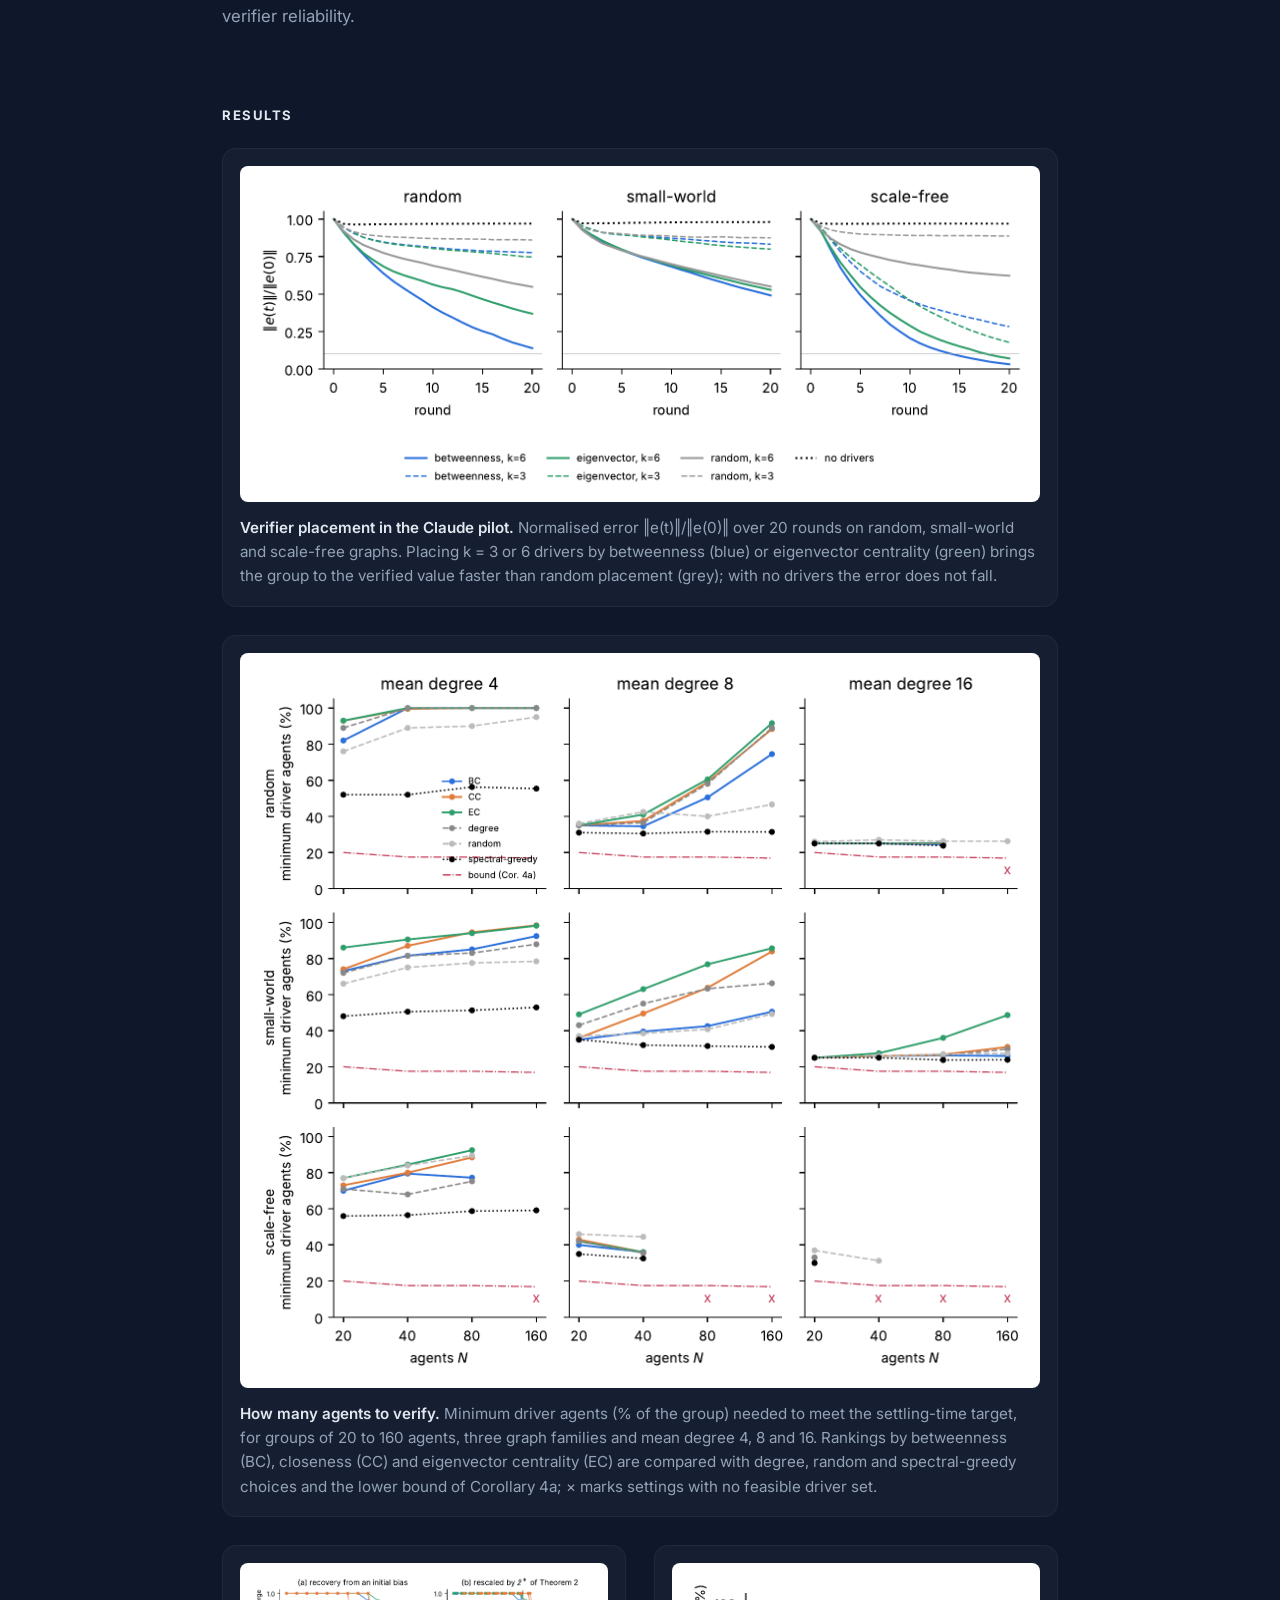
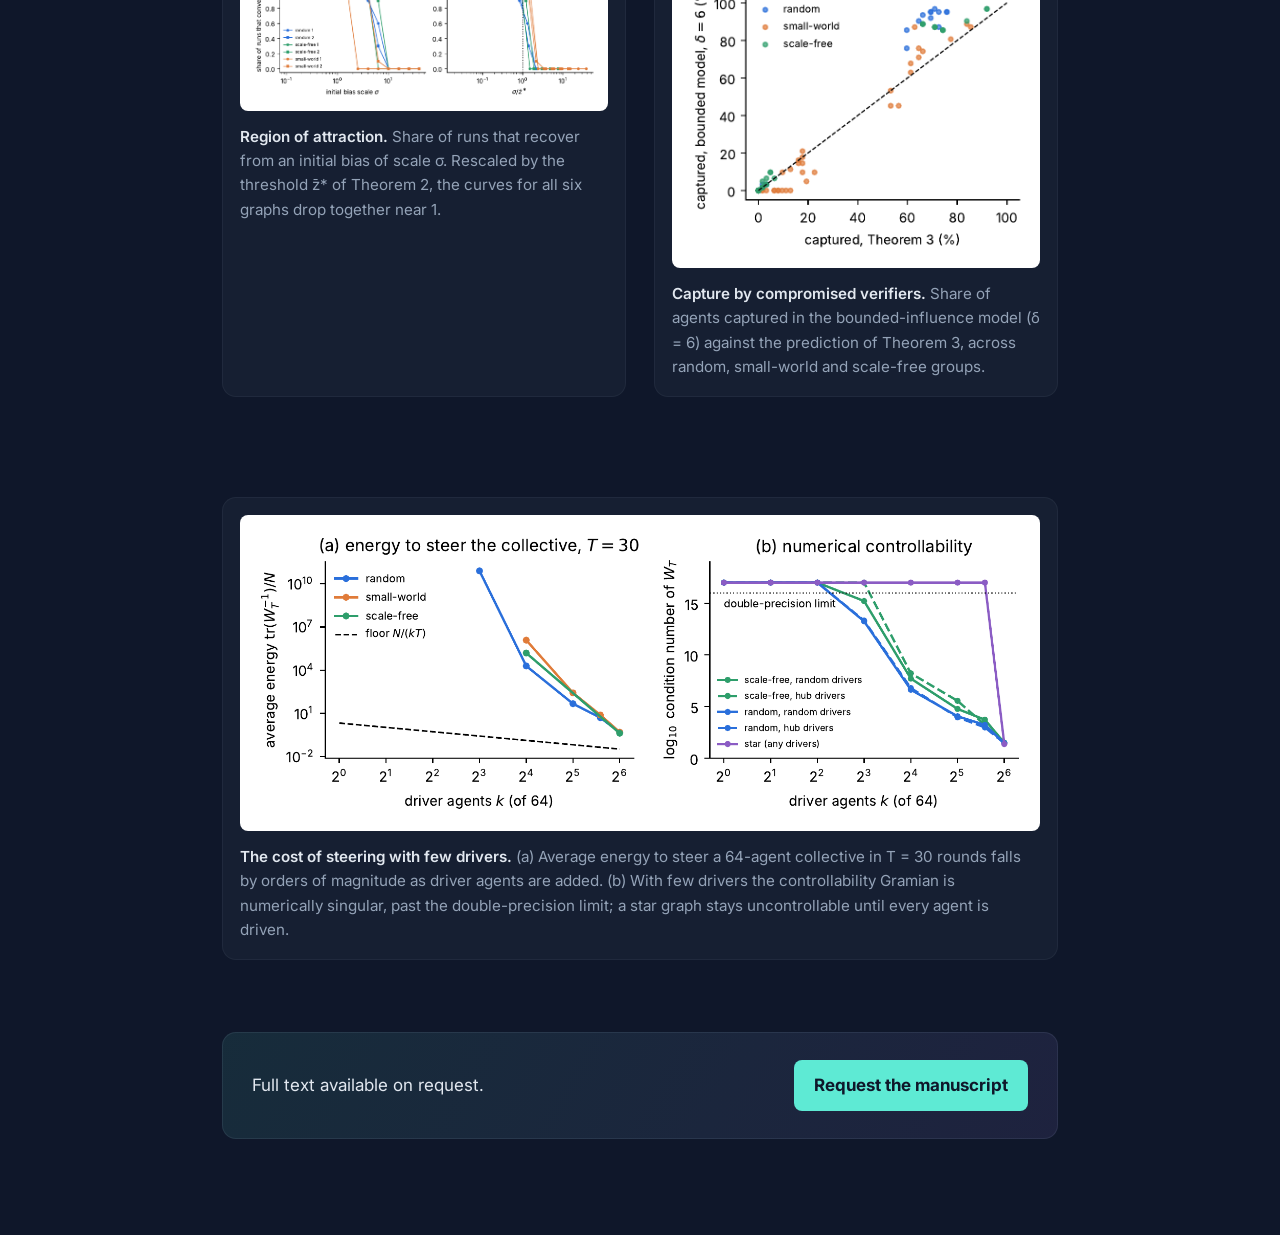
<file: research/controllability.html>
<!doctype html>
<html lang="en">
<head>
  <meta charset="utf-8" />
  <meta name="viewport" content="width=device-width, initial-scale=1" />
  <title>Controllability of LLM Agent Networks · Soleiman Arebi</title>
  <meta name="description" content="Which agents to verify, and how many: a controllability study of LLM agent networks by Soleiman Arebi." />
  <meta name="theme-color" content="#0f172a" />
  <link rel="icon" href="data:image/svg+xml,<svg xmlns='http://www.w3.org/2000/svg' viewBox='0 0 32 32'><rect width='32' height='32' rx='6' fill='%230f172a'/><text x='6' y='22' font-family='sans-serif' font-weight='700' font-size='15' fill='%235eead4'>SA</text></svg>" />
  <link rel="preconnect" href="https://fonts.googleapis.com" />
  <link rel="preconnect" href="https://fonts.gstatic.com" crossorigin />
  <link href="https://fonts.googleapis.com/css2?family=Inter:wght@400;500;600;700&display=swap" rel="stylesheet" />
  <link rel="stylesheet" href="../style.css" />
</head>
<body>
  <canvas class="bg-net" data-network data-bg data-interactive aria-hidden="true"></canvas>
  <div class="spotlight" id="spotlight" aria-hidden="true"></div>

  <main class="paper">
    <a class="back" href="../index.html#research"><span class="arrow">←</span> Soleiman Arebi</a>

    <header class="paper-hero">
      <canvas data-network data-agents="60" aria-hidden="true"></canvas>
      <div class="inner">
        <span class="status">Manuscript in preparation · 2026</span>
        <h1>Controllability of LLM Agent Networks: Which Agents to Verify, and How Many</h1>
        <p class="byline">Soleiman Arebi · Independent researcher</p>
      </div>
    </header>

    <section class="stats" aria-label="Key results">
      <div class="stat"><b><em>38</em> / 39</b><span>feasible settings where betweenness needs the fewest (or equal-fewest) driver agents</span></div>
      <div class="stat"><b><em>121</em> / 126</b><span>graphs where betweenness needs fewer drivers than eigenvector centrality</span></div>
      <div class="stat"><b><em>3.75×</em></b><span>fewer driver agents with SDRE oversight that reads every agent but corrects few</span></div>
      <div class="stat"><b><em>13–17</em> pts</b><span>lower final error than random placement, in a pilot with 30 Claude agents</span></div>
    </section>

    <section class="abstract" aria-labelledby="abs">
      <h2 id="abs">Abstract</h2>
      <p>
        Groups of large language model (LLM) agents are wired, supervised and corrected by hand-built harnesses, and
        verification is expensive. Which agents should receive a verifier’s correction, and how few are enough for the
        whole group to reach the verified answer within the rounds a harness can afford? We study this as a
        controllability problem for a scalar model of agent collectives, in which each agent holds a number such as the
        log-odds of an answer, drifts on its own, and moves toward what it reads with bounded influence.
      </p>
      <p>
        We carry over a performance-based method developed for complex dynamical networks: choose the minimum number of
        driver agents that meets a desired settling time, ranking candidates by betweenness, closeness and eigenvector
        centrality. All theoretical results assume a correct reference. For undirected graphs and linear influence, the
        worst-case number of rounds to consensus follows exactly from the spectrum. This gives a lower bound on the number
        of driver agents and an infeasibility condition for groups whose hubs listen too much, under which pinning a hub
        can make the target unreachable. Under bounded influence, agents or clusters past an explicit threshold are beyond
        the reach of their peers, and a conservative region of attraction sets the scale of recovery.
      </p>
      <p>
        In simulations of random, small-world and scale-free groups of 20 to 160 agents with the parameters we tested,
        betweenness needs the fewest or equal-fewest driver agents in 38 of the 39 feasible settings and fewer than
        eigenvector centrality in 121 of 126 graphs where the two differ. Within the feasible settings, denser groups need
        fewer drivers. State-dependent Riccati (SDRE) oversight that reads every agent but corrects few cuts the number of
        driver agents by a median factor of 3.75 from moderate disagreement, at about three times the corrective energy.
        We also treat open-loop steering and capture by compromised verifiers.
      </p>
      <p>
        A pilot with 30 Claude Haiku 5.5 agents tests only numeric convergence and placement: a supplied correction spread
        through the graph, and placing verifiers by centrality lowered the final error against random placement by 13 to
        17 points on a 0 to 100 scale in paired runs. It does not test reasoning or verifier reliability.
      </p>
    </section>

    <section aria-labelledby="res">
      <h2 id="res">Results</h2>
      <div class="figs">
        <figure class="fig">
          <img src="img/fig-llm.png" alt="Normalised error over 20 rounds on random, small-world and scale-free graphs for drivers placed by betweenness, eigenvector centrality or at random, with 3 or 6 drivers" loading="lazy" />
          <figcaption><b>Verifier placement in the Claude pilot.</b> Normalised error ‖e(t)‖/‖e(0)‖ over 20 rounds on random, small-world and scale-free graphs. Placing k = 3 or 6 drivers by betweenness (blue) or eigenvector centrality (green) brings the group to the verified value faster than random placement (grey); with no drivers the error does not fall.</figcaption>
        </figure>
        <figure class="fig">
          <img src="img/fig-mda.png" alt="Minimum share of driver agents against group size for three graph families and three mean degrees, comparing centrality rankings with the theoretical bound" loading="lazy" />
          <figcaption><b>How many agents to verify.</b> Minimum driver agents (% of the group) needed to meet the settling-time target, for groups of 20 to 160 agents, three graph families and mean degree 4, 8 and 16. Rankings by betweenness (BC), closeness (CC) and eigenvector centrality (EC) are compared with degree, random and spectral-greedy choices and the lower bound of Corollary 4a; × marks settings with no feasible driver set.</figcaption>
        </figure>
        <div class="figs figs-2">
          <figure class="fig">
            <img src="img/fig-region.png" alt="Share of runs that converge against initial bias scale, before and after rescaling by the threshold of Theorem 2" loading="lazy" />
            <figcaption><b>Region of attraction.</b> Share of runs that recover from an initial bias of scale σ. Rescaled by the threshold z̄* of Theorem 2, the curves for all six graphs drop together near 1.</figcaption>
          </figure>
          <figure class="fig">
            <img src="img/fig-capture.png" alt="Share of agents captured by compromised verifiers in the bounded model against the prediction of Theorem 3" loading="lazy" />
            <figcaption><b>Capture by compromised verifiers.</b> Share of agents captured in the bounded-influence model (δ = 6) against the prediction of Theorem 3, across random, small-world and scale-free groups.</figcaption>
          </figure>
        </div>
        <figure class="fig">
          <img src="img/fig-energy.png" alt="Average control energy and condition number of the controllability Gramian against the number of driver agents out of 64" loading="lazy" />
          <figcaption><b>The cost of steering with few drivers.</b> (a) Average energy to steer a 64-agent collective in T = 30 rounds falls by orders of magnitude as driver agents are added. (b) With few drivers the controllability Gramian is numerically singular, past the double-precision limit; a star graph stays uncontrollable until every agent is driven.</figcaption>
        </figure>
      </div>
    </section>

    <div class="request">
      <p>Full text available on request.</p>
      <a class="btn" href="mailto:soleiman.arebi@gmail.com?subject=Controllability%20of%20LLM%20Agent%20Networks">Request the manuscript</a>
    </div>
  </main>

  <div class="lightbox" id="lightbox" hidden><img alt="" /></div>
  <script src="../network.js"></script>
  <script src="../app.js"></script>
  <script src="paper.js"></script>
</body>
</html>
</file>
<file: style.css>
:root {
  --bg: #0f172a;
  --text: #94a3b8;
  --heading: #e2e8f0;
  --dim: #64748b;
  --accent: #5eead4;
  --chip-bg: rgba(45, 212, 191, .1);
  --card: rgba(30, 41, 59, .5);
  --card-edge: rgba(148, 163, 184, .1);
}

* { box-sizing: border-box; }
html { scroll-behavior: smooth; }
body {
  margin: 0;
  background: var(--bg);
  color: var(--text);
  font: 17px/1.7 Inter, system-ui, -apple-system, "Segoe UI", sans-serif;
  -webkit-font-smoothing: antialiased;
}
::selection { background: #5eead4; color: #0f172a; }
a { color: inherit; text-decoration: none; }
img { display: block; max-width: 100%; }

.spotlight {
  pointer-events: none; position: fixed; inset: 0; z-index: 30;
  background: radial-gradient(600px at var(--x, 50%) var(--y, 30%), rgba(29, 78, 216, .15), transparent 80%);
}
.skip { position: absolute; left: -999px; top: 8px; background: var(--accent); color: var(--bg); padding: 8px 14px; border-radius: 4px; z-index: 50; }
.skip:focus { left: 16px; }

.layout {
  max-width: 1280px; margin: 0 auto;
  padding: 0 96px;
  display: flex; justify-content: space-between; gap: 64px;
}

/* left column */
.side {
  position: sticky; top: 0;
  width: 48%; max-height: 100vh;
  padding: 96px 0;
  display: flex; flex-direction: column; justify-content: space-between;
}
.side h1 { margin: 0; color: var(--heading); font-size: 3rem; font-weight: 700; letter-spacing: -.025em; line-height: 1.1; }
.side h2 { margin: 14px 0 0; color: var(--heading); font-size: 1.3rem; font-weight: 500; letter-spacing: -.01em; }
.tagline { margin: 18px 0 0; max-width: 22rem; line-height: 1.6; }

.nav ul { list-style: none; padding: 0; margin: 64px 0 0; }
.nav a { display: inline-flex; align-items: center; padding: 12px 0; }
.nav .line { width: 32px; height: 1px; background: var(--dim); margin-right: 16px; transition: all .15s; }
.nav .label { font-size: .78rem; font-weight: 700; letter-spacing: .1em; text-transform: uppercase; color: var(--dim); transition: color .15s; }
.nav a:hover .line, .nav a.active .line { width: 64px; background: var(--heading); }
.nav a:hover .label, .nav a.active .label { color: var(--heading); }

.social { list-style: none; padding: 0; margin: 32px 0 0; display: flex; gap: 22px; }
.social a { display: block; color: var(--text); transition: color .15s; }
.social a:hover { color: var(--heading); }
.social svg { width: 26px; height: 26px; }

/* right column */
.main { width: 52%; padding: 96px 0; }
.section { margin-bottom: 128px; scroll-margin-top: 96px; }
.sticky-title { display: none; }
.section > p { margin: 0 0 1.1em; }
.section strong, .section em { color: var(--heading); font-weight: 500; }
.section > p a { color: var(--heading); font-weight: 500; }
.section > p a:hover { color: var(--accent); }

.list { list-style: none; padding: 0; margin: 0; }
.list:hover .item { opacity: .5; }
.list .item:hover { opacity: 1; }
.item {
  position: relative;
  display: grid; grid-template-columns: 8rem 1fr; gap: 24px;
  padding: 20px 24px; margin: 0 -24px 12px;
  border-radius: 8px; transition: all .2s;
}
.item:hover { background: var(--card); box-shadow: inset 0 1px 0 var(--card-edge); }
.item .cover { position: absolute; inset: 0; z-index: 1; border-radius: 8px; }
.item h4 { margin: 0; color: var(--heading); font-size: 1.05rem; font-weight: 500; line-height: 1.4; transition: color .15s; }
.item:has(.cover):hover h4 { color: var(--accent); }
.item p { margin: 8px 0 0; font-size: .98rem; }
.item .meta { color: var(--text); }
.arrow { display: inline-block; transition: transform .15s; }
.item:hover .arrow, .more:hover .arrow { transform: translate(3px, -2px); }
.date { font-size: .75rem; font-weight: 600; letter-spacing: .06em; text-transform: uppercase; color: var(--dim); padding-top: 4px; }

.item-img { grid-template-columns: 9rem 1fr; }
.item-img img {
  width: 100%; aspect-ratio: 16 / 10; object-fit: cover; margin-top: 4px;
  border-radius: 4px; border: 2px solid rgba(226, 232, 240, .1); transition: border-color .2s;
}
.item-img img[src$=".png"] { background: #fff; object-fit: contain; padding: 3px; }
.item-img:hover img { border-color: rgba(226, 232, 240, .3); }

.chips { list-style: none; padding: 0; margin: 14px 0 0; display: flex; flex-wrap: wrap; gap: 8px; }
.chips li { background: var(--chip-bg); color: var(--accent); font-size: .76rem; font-weight: 500; line-height: 1.5; padding: 4px 12px; border-radius: 999px; }

.more { display: inline-block; margin-top: 24px; color: var(--heading); font-weight: 600; }
.more:hover { color: var(--accent); }

.edu { margin-top: 32px; }
.edu p { margin: 0 0 10px; font-size: .98rem; }

.foot { font-size: .9rem; color: var(--dim); max-width: 28rem; padding-bottom: 32px; }

@media (max-width: 1024px) {
  .layout { flex-direction: column; gap: 0; padding: 0 48px; }
  .side { position: static; width: 100%; max-height: none; padding: 72px 0 0; }
  .nav { display: none; }
  .main { width: 100%; padding-top: 64px; }
  .section { margin-bottom: 96px; }
  .sticky-title {
    display: block; position: sticky; top: 0; z-index: 20;
    margin: 0 -48px 24px; padding: 18px 48px;
    background: rgba(15, 23, 42, .75); backdrop-filter: blur(8px);
    color: var(--heading); font-size: .82rem; font-weight: 700; letter-spacing: .1em; text-transform: uppercase;
  }
}
@media (max-width: 640px) {
  body { font-size: 16.5px; }
  .layout { padding: 0 24px; }
  .side h1 { font-size: 2.4rem; }
  .sticky-title { margin: 0 -24px 20px; padding: 16px 24px; }
  .list:hover .item { opacity: 1; }
  .item, .item-img { grid-template-columns: 1fr; gap: 10px; margin: 0 0 28px; padding: 0; }
  .item:hover { background: none; box-shadow: none; }
  .item-img img { max-width: 220px; order: 2; }
  .spotlight { display: none; }
}
@media (prefers-reduced-motion: reduce) {
  html { scroll-behavior: auto; }
  * { transition: none !important; }
}
.section > .creds { color: var(--dim); font-size: .92rem; }

/* animated agent network */
.hero-net { margin: 0 0 72px; }
.hero-net canvas {
  display: block; width: 100%; height: 320px;
  border-radius: 14px;
  background: radial-gradient(120% 90% at 30% 20%, rgba(94, 234, 212, .07), transparent 60%),
              radial-gradient(90% 90% at 80% 90%, rgba(167, 139, 250, .09), transparent 60%),
              rgba(15, 23, 42, .6);
  box-shadow: inset 0 0 0 1px rgba(148, 163, 184, .12), 0 30px 60px -30px rgba(2, 6, 23, .8);
}
.hero-net figcaption { display: flex; flex-wrap: wrap; align-items: center; gap: 6px 18px; margin-top: 14px; font-size: .85rem; color: var(--dim); }
.hero-net .cap-text { flex-basis: 100%; }
.dot { display: inline-block; width: 9px; height: 9px; border-radius: 50%; margin-right: 7px; vertical-align: 1px; }
.dot-agent { background: linear-gradient(90deg, #a78bfa, #5eead4); }
.dot-verifier { background: #5eead4; box-shadow: 0 0 0 2px var(--bg), 0 0 0 3.5px #e2e8f0; }
.thumb-net {
  display: block; width: 100%; aspect-ratio: 16 / 10; margin-top: 4px;
  border-radius: 4px; border: 2px solid rgba(226, 232, 240, .1); background: rgba(15, 23, 42, .8);
  transition: border-color .2s;
}
.item-img:hover .thumb-net { border-color: rgba(226, 232, 240, .3); }

/* paper pages */
.paper { max-width: 900px; margin: 0 auto; padding: 56px 32px 96px; position: relative; z-index: 1; }
.back { display: inline-flex; gap: 8px; color: var(--accent); font-weight: 600; font-size: .95rem; }
.back:hover .arrow { transform: translateX(-3px); }
.paper-hero { position: relative; margin: 32px 0 56px; padding: 56px 40px 40px; border-radius: 18px; overflow: hidden;
  box-shadow: inset 0 0 0 1px rgba(148, 163, 184, .12); background: rgba(15, 23, 42, .6); }
.paper-hero canvas { position: absolute; inset: 0; width: 100%; height: 100%; opacity: .55; }
.paper-hero > *:not(canvas) { position: relative; }
.paper-hero::after { content: ""; position: absolute; inset: 0; background: linear-gradient(180deg, transparent 0%, rgba(15, 23, 42, .85) 75%); pointer-events: none; }
.paper-hero .inner { position: relative; z-index: 1; }
.status { display: inline-block; font-size: .75rem; font-weight: 700; letter-spacing: .1em; text-transform: uppercase; color: var(--accent);
  background: var(--chip-bg); padding: 5px 12px; border-radius: 999px; }
.paper h1 { color: var(--heading); font-size: clamp(2rem, 4.4vw, 3rem); line-height: 1.12; letter-spacing: -.025em; margin: 20px 0 14px; max-width: 18em; }
.byline { color: var(--text); margin: 0; }
.stats { display: grid; grid-template-columns: repeat(auto-fit, minmax(180px, 1fr)); gap: 14px; margin: 0 0 64px; }
.stat { background: var(--card); border-radius: 12px; padding: 20px 22px; box-shadow: inset 0 1px 0 var(--card-edge), inset 0 0 0 1px rgba(148, 163, 184, .06); }
.stat b { display: block; color: var(--heading); font-size: 2rem; font-weight: 700; letter-spacing: -.02em; line-height: 1.1; }
.stat b em { font-style: normal; color: var(--accent); }
.stat span { display: block; margin-top: 8px; font-size: .9rem; line-height: 1.45; }
.paper h2 { color: var(--heading); font-size: .82rem; font-weight: 700; letter-spacing: .12em; text-transform: uppercase; margin: 0 0 22px; }
.abstract { margin: 0 0 72px; }
.abstract p { margin: 0 0 1.1em; font-size: 1.05rem; line-height: 1.8; }
.abstract p:first-of-type::first-letter { float: left; font-size: 3.3em; line-height: .9; padding: 6px 10px 0 0; color: var(--accent); font-weight: 700; }
.figs { display: grid; gap: 28px; margin: 0 0 72px; }
.fig { margin: 0; background: var(--card); border-radius: 14px; padding: 18px; box-shadow: inset 0 0 0 1px rgba(148, 163, 184, .08); }
.fig img { width: 100%; background: #fff; border-radius: 8px; padding: 10px; cursor: zoom-in; }
.fig figcaption { margin-top: 14px; font-size: .95rem; line-height: 1.6; }
.fig figcaption b { color: var(--heading); font-weight: 600; }
.figs-2 { grid-template-columns: 1fr 1fr; }
.bars { display: grid; gap: 22px; }
.bar-row h3 { margin: 0 0 10px; color: var(--heading); font-size: 1rem; font-weight: 500; }
.bar { display: grid; grid-template-columns: 11rem 1fr 4.5rem; align-items: center; gap: 12px; margin-bottom: 8px; font-size: .9rem; }
.bar .track { display: block; height: 10px; border-radius: 999px; background: rgba(148, 163, 184, .12); overflow: hidden; }
.bar .fill { display: block; height: 100%; border-radius: 999px; background: linear-gradient(90deg, #a78bfa, #5eead4); width: 0; transition: width 1.2s cubic-bezier(.2,.8,.2,1); }
.bar .fill.muted { background: #475569; }
.bar .val { color: var(--heading); font-weight: 600; text-align: right; }
.request { display: flex; flex-wrap: wrap; align-items: center; justify-content: space-between; gap: 18px; padding: 28px 30px; border-radius: 14px;
  background: linear-gradient(120deg, rgba(94, 234, 212, .1), rgba(167, 139, 250, .1)); box-shadow: inset 0 0 0 1px rgba(148, 163, 184, .12); }
.request p { margin: 0; color: var(--heading); }
.btn { display: inline-block; padding: 11px 20px; border-radius: 8px; background: var(--accent); color: var(--bg); font-weight: 700; }
.btn:hover { filter: brightness(1.08); }
.lightbox { position: fixed; inset: 0; z-index: 60; background: rgba(2, 6, 23, .92); display: grid; place-items: center; padding: 24px; cursor: zoom-out; }
.lightbox[hidden] { display: none; }
.lightbox img { max-width: min(1200px, 100%); max-height: 88vh; background: #fff; border-radius: 10px; padding: 12px; }

@media (max-width: 640px) {
  .hero-net { margin-bottom: 56px; }
  .hero-net canvas { height: 240px; }
  .paper { padding: 32px 20px 72px; }
  .paper-hero { padding: 40px 22px 28px; }
  .figs-2 { grid-template-columns: 1fr; }
  .bar { grid-template-columns: 1fr 3.5rem; }
  .bar .label { grid-column: 1 / -1; }
  .item-img .thumb-net { max-width: 220px; order: 2; }
}

/* full-page agent network behind everything */
.bg-net { position: fixed; inset: 0; width: 100vw; height: 100vh; z-index: 0; opacity: .2; pointer-events: none; }
.layout, .paper { position: relative; z-index: 1; }
@media (max-width: 640px) { .bg-net { opacity: .15; } }
</file>
